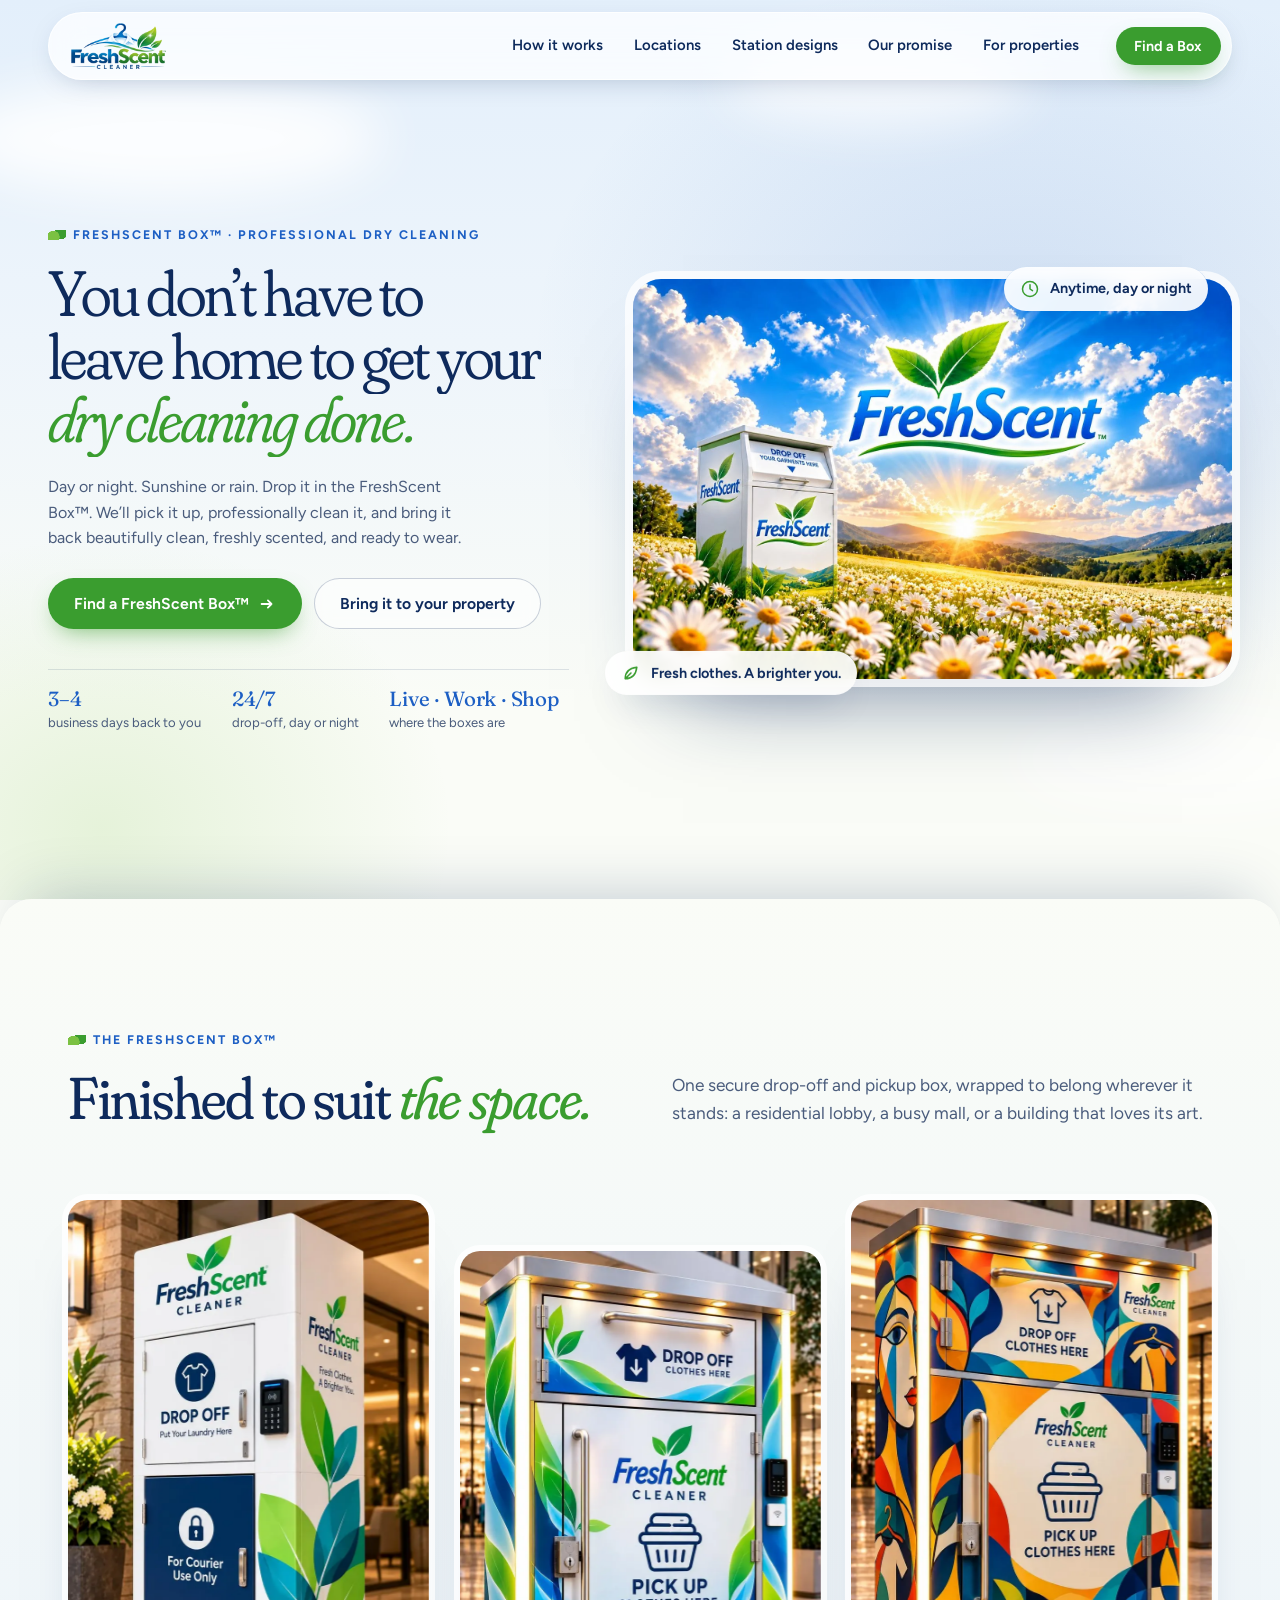
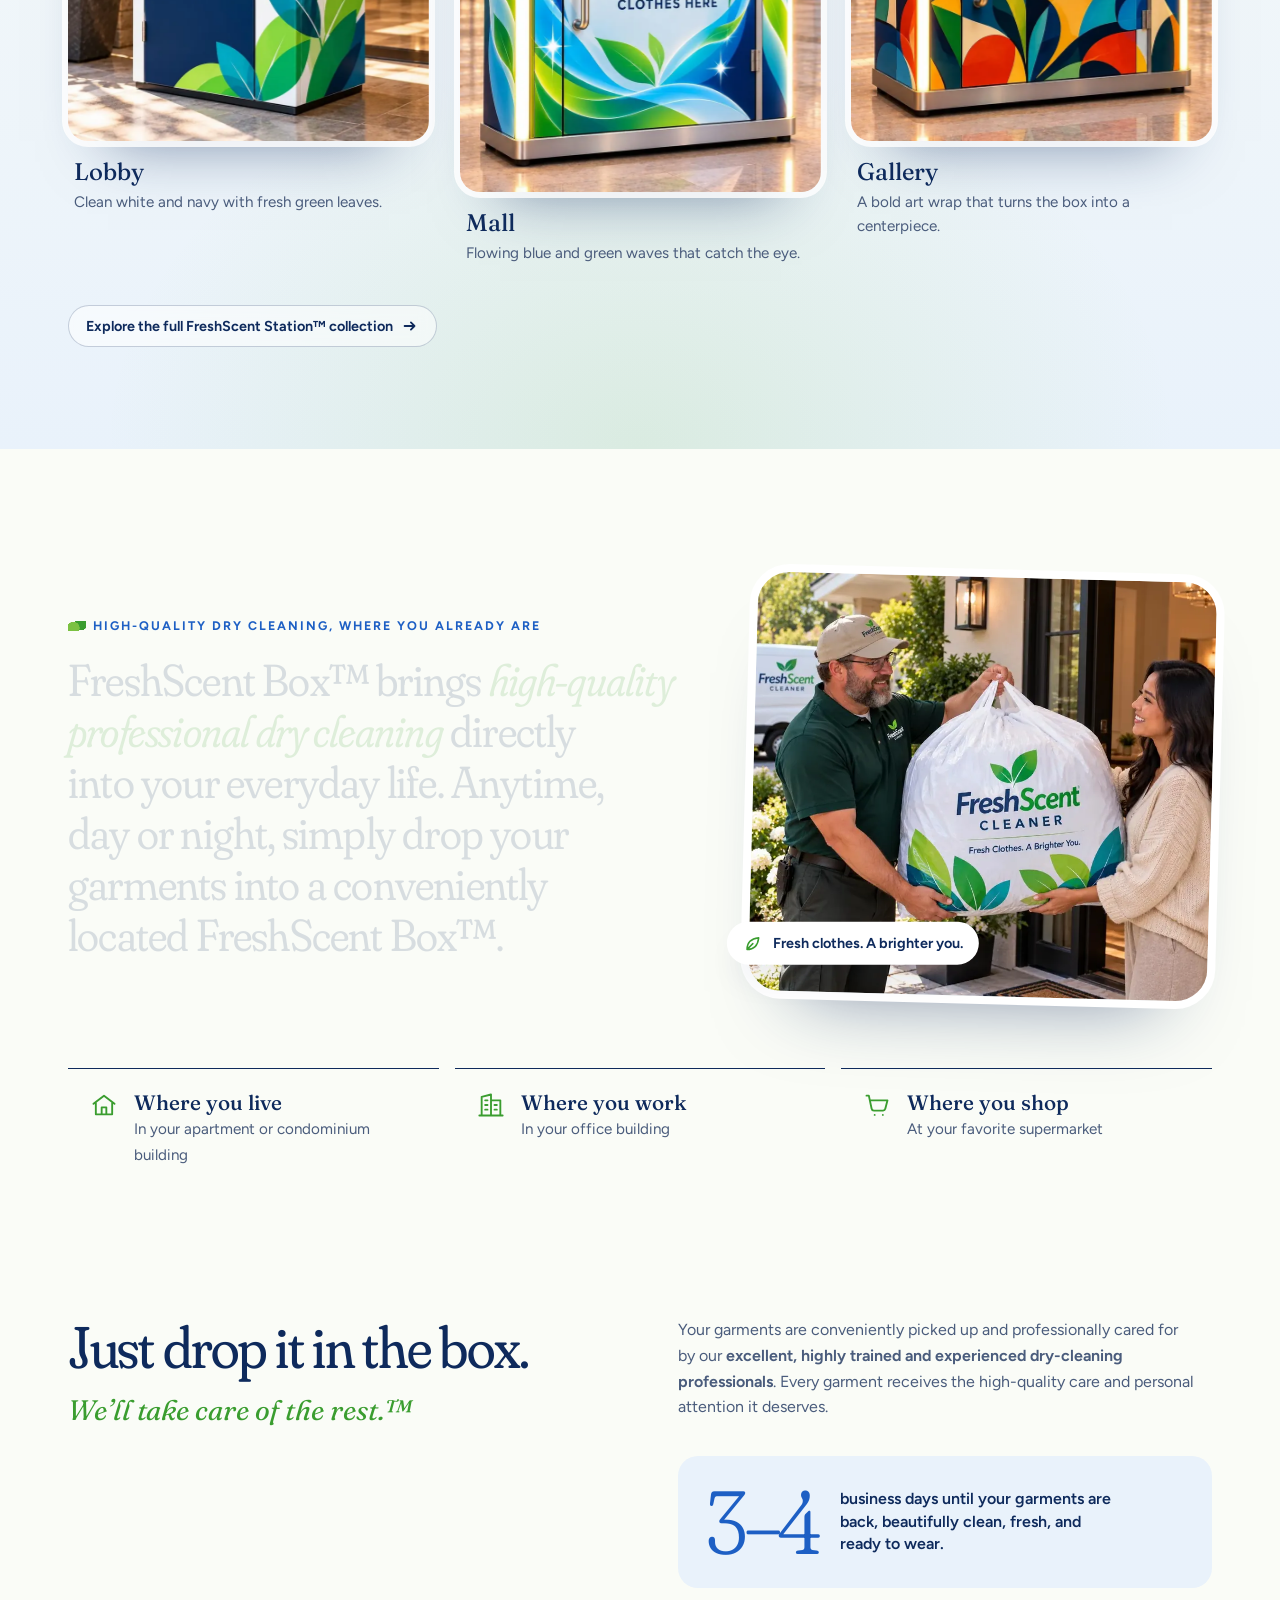
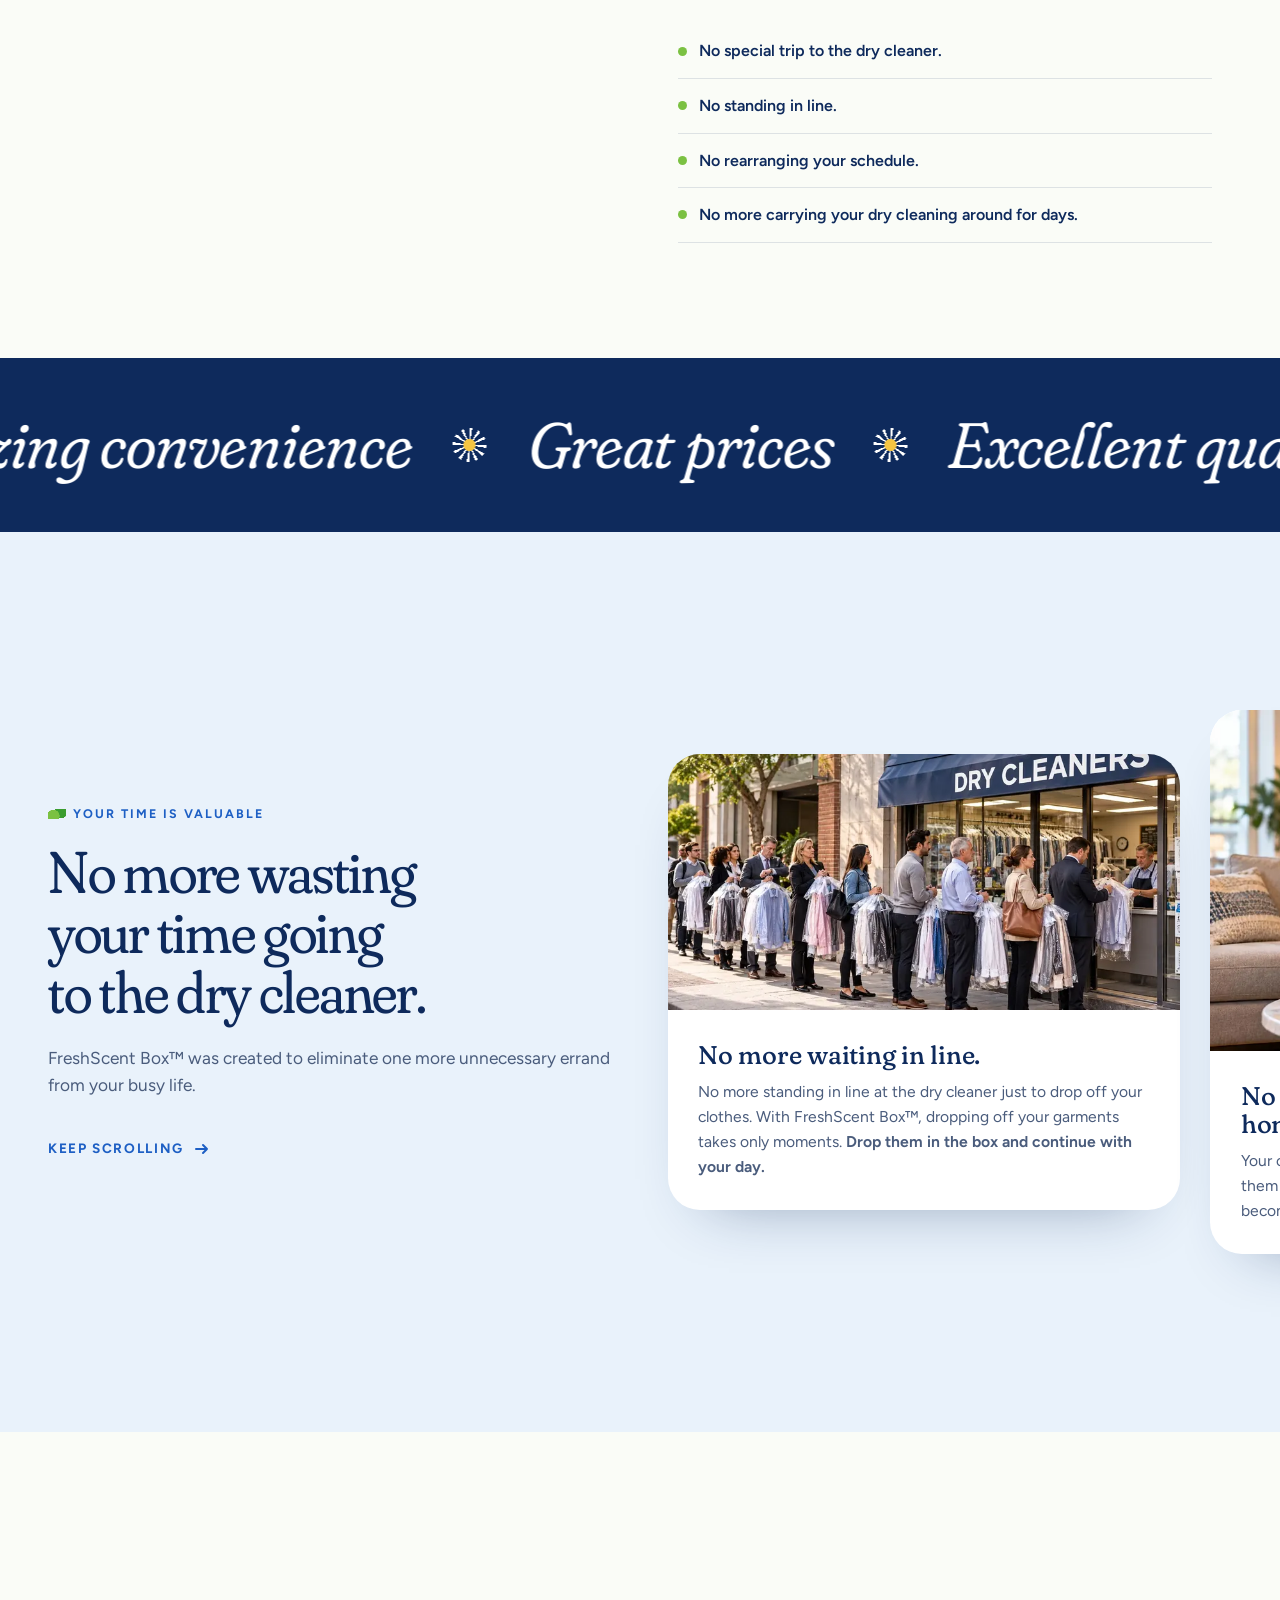
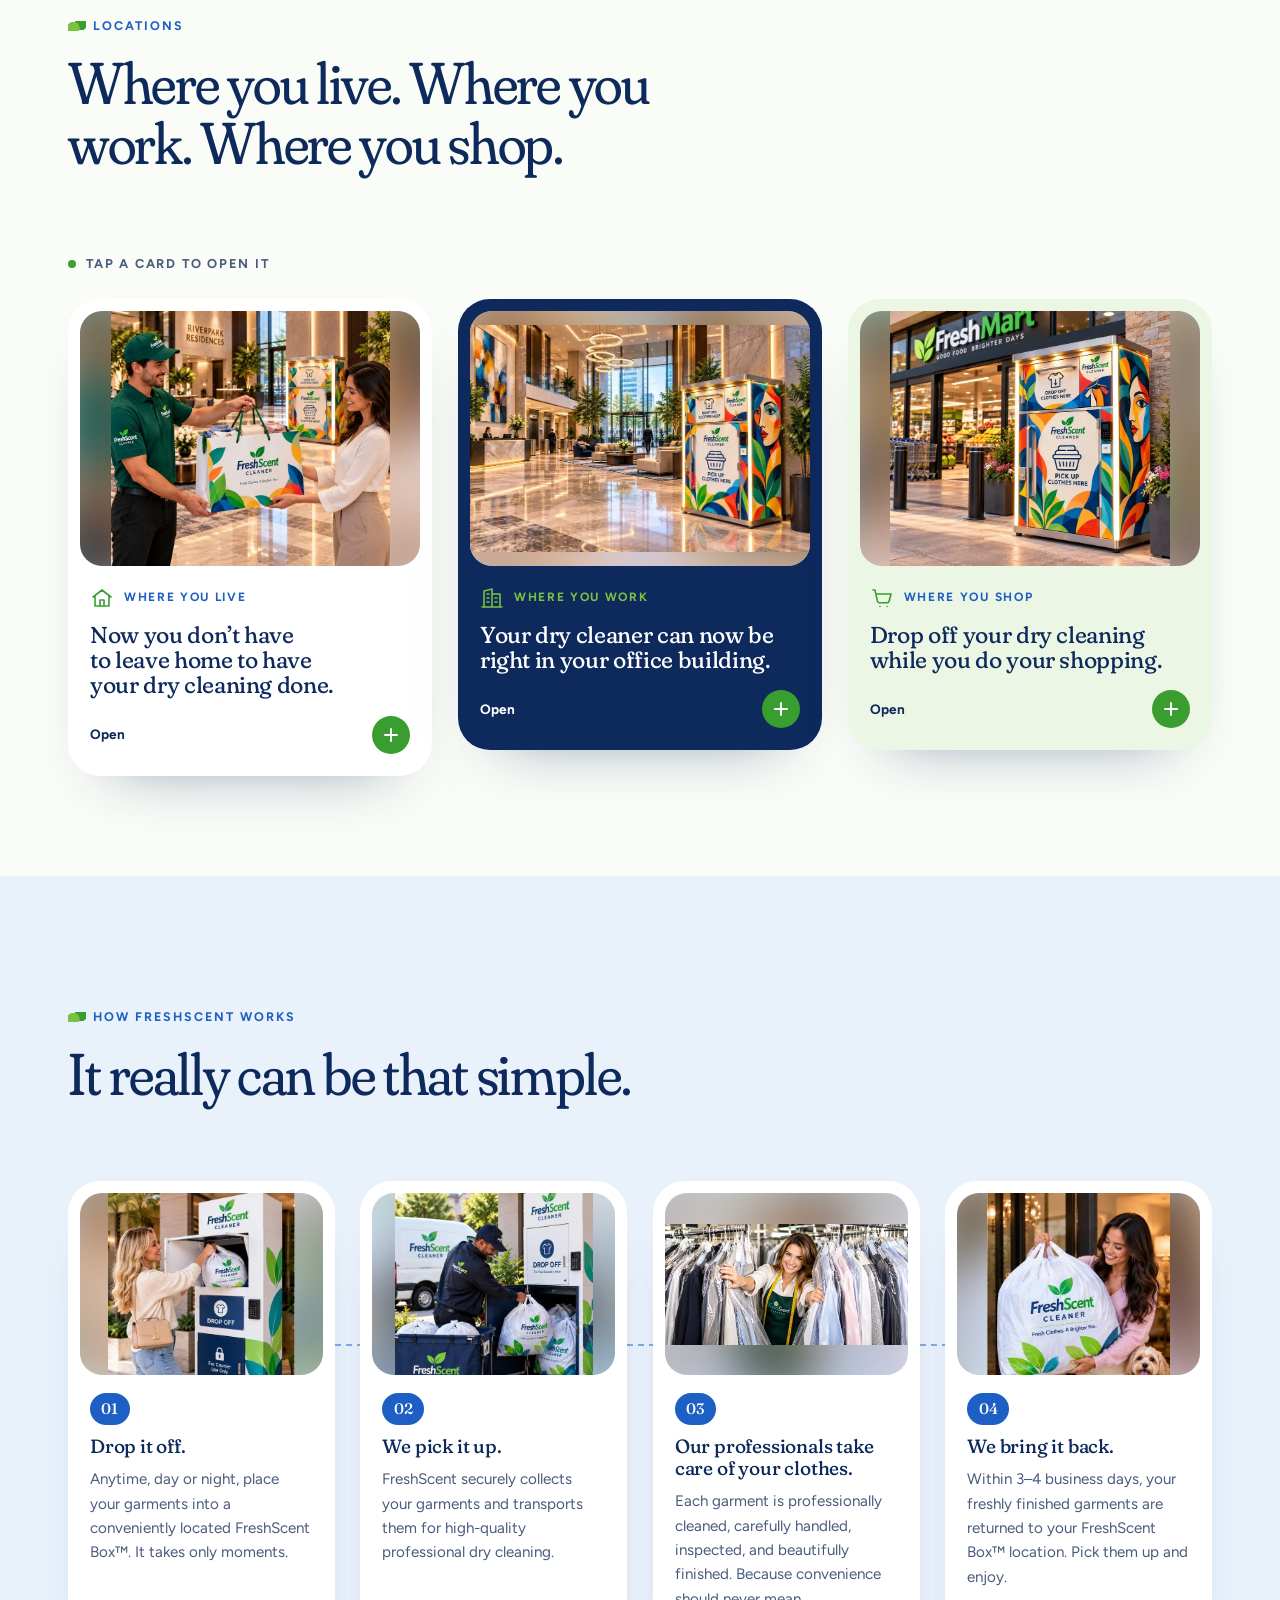
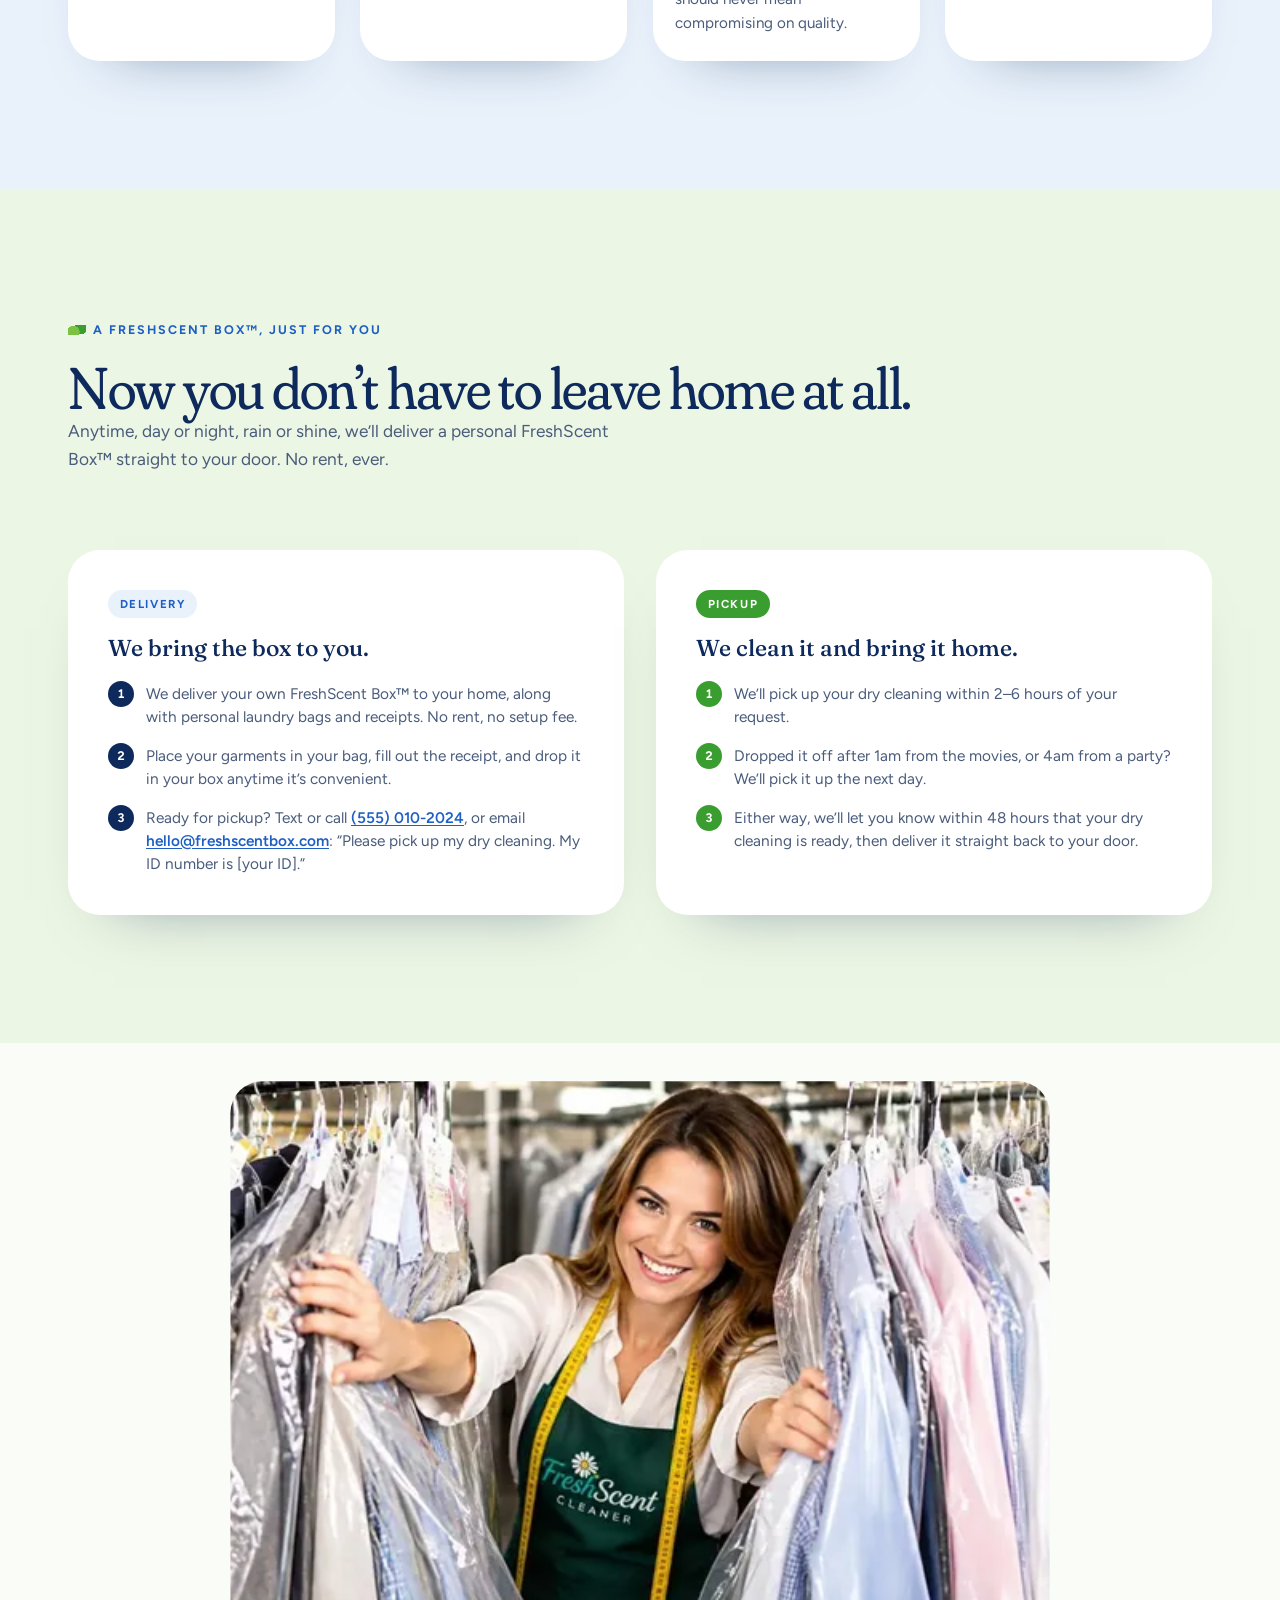
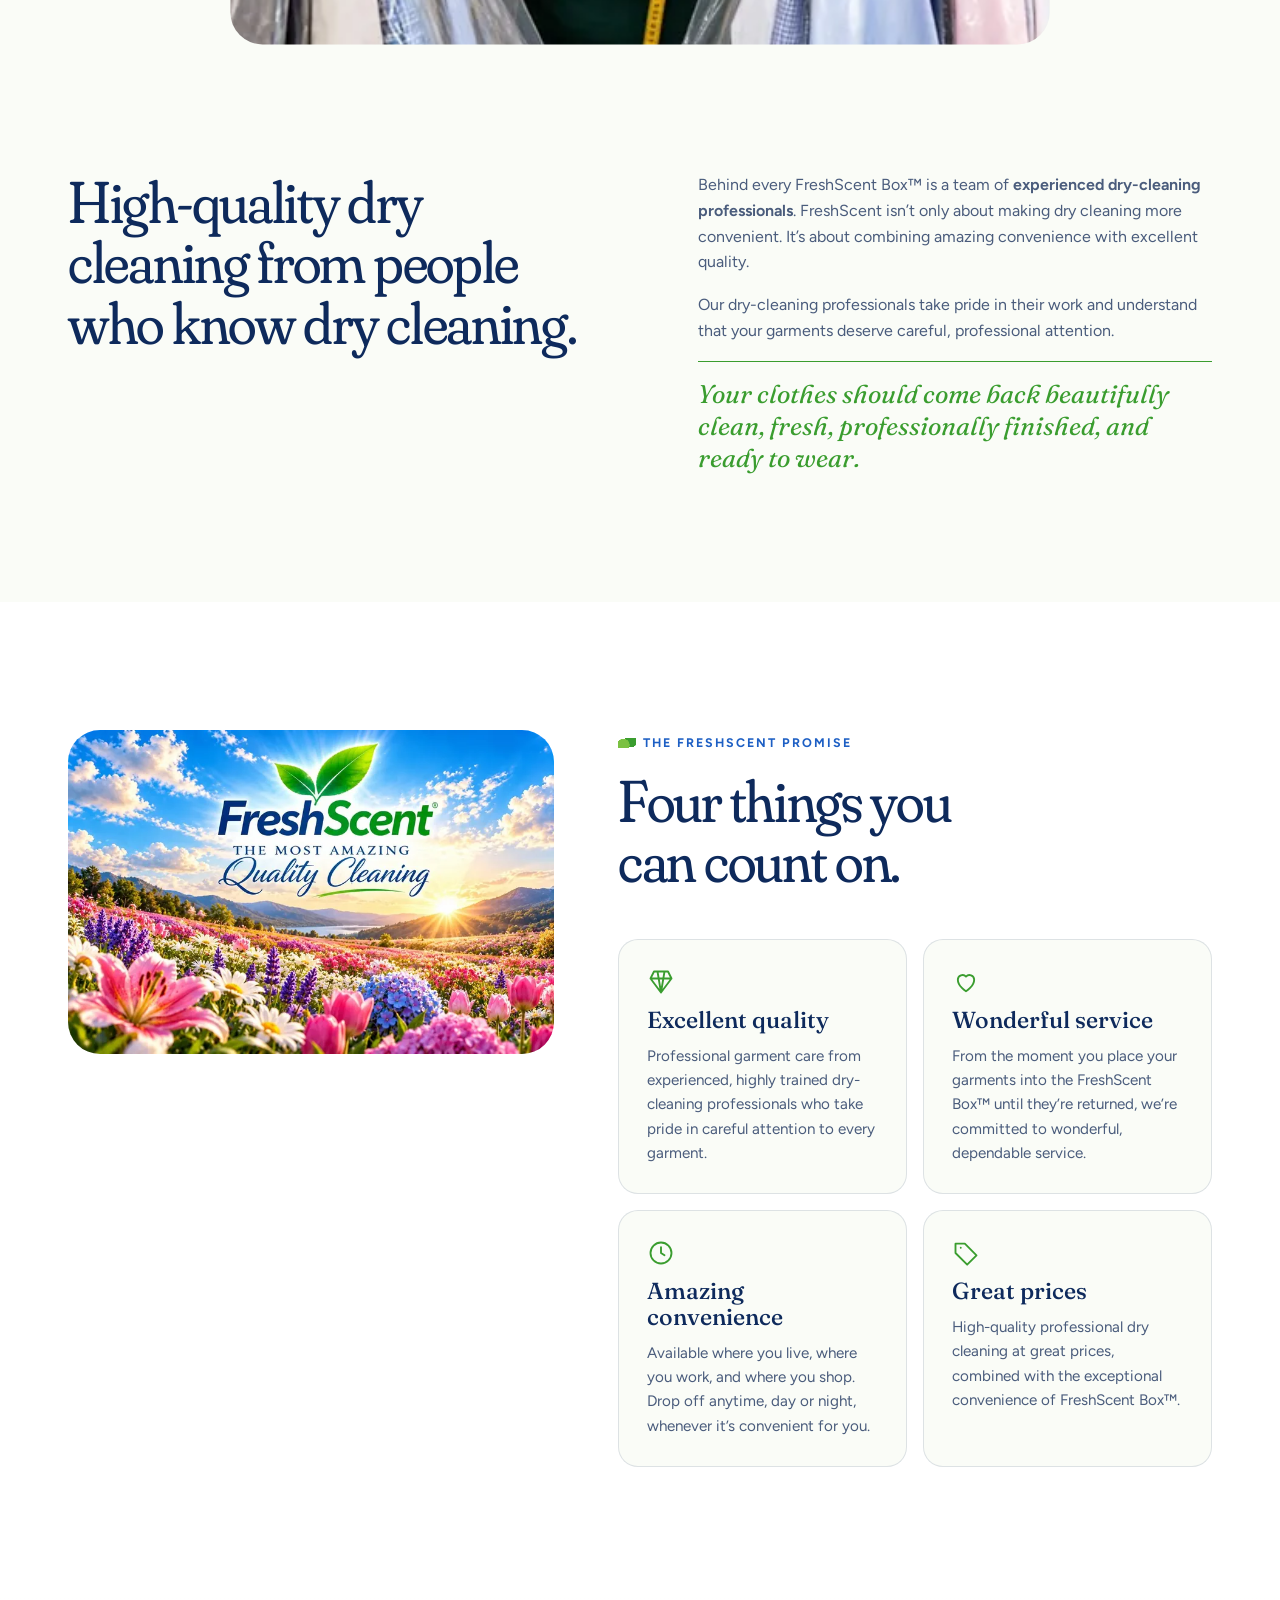
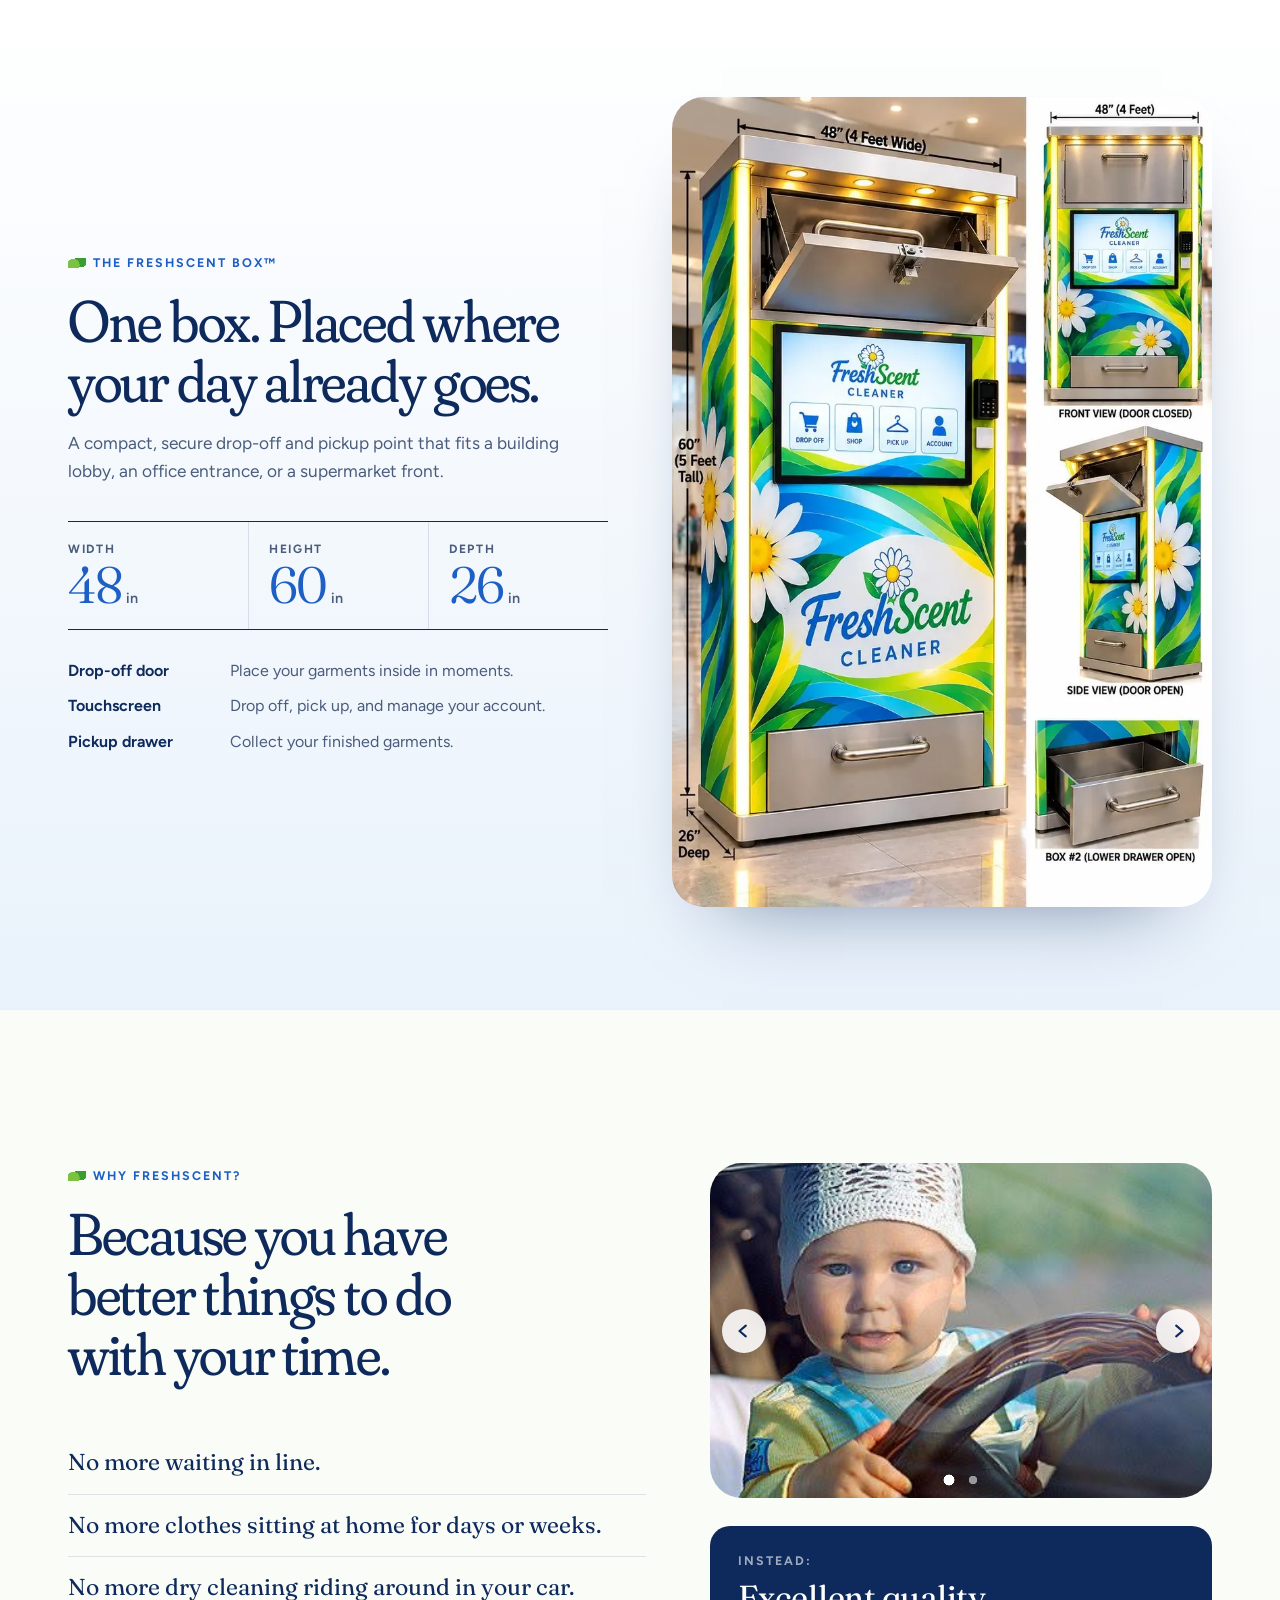
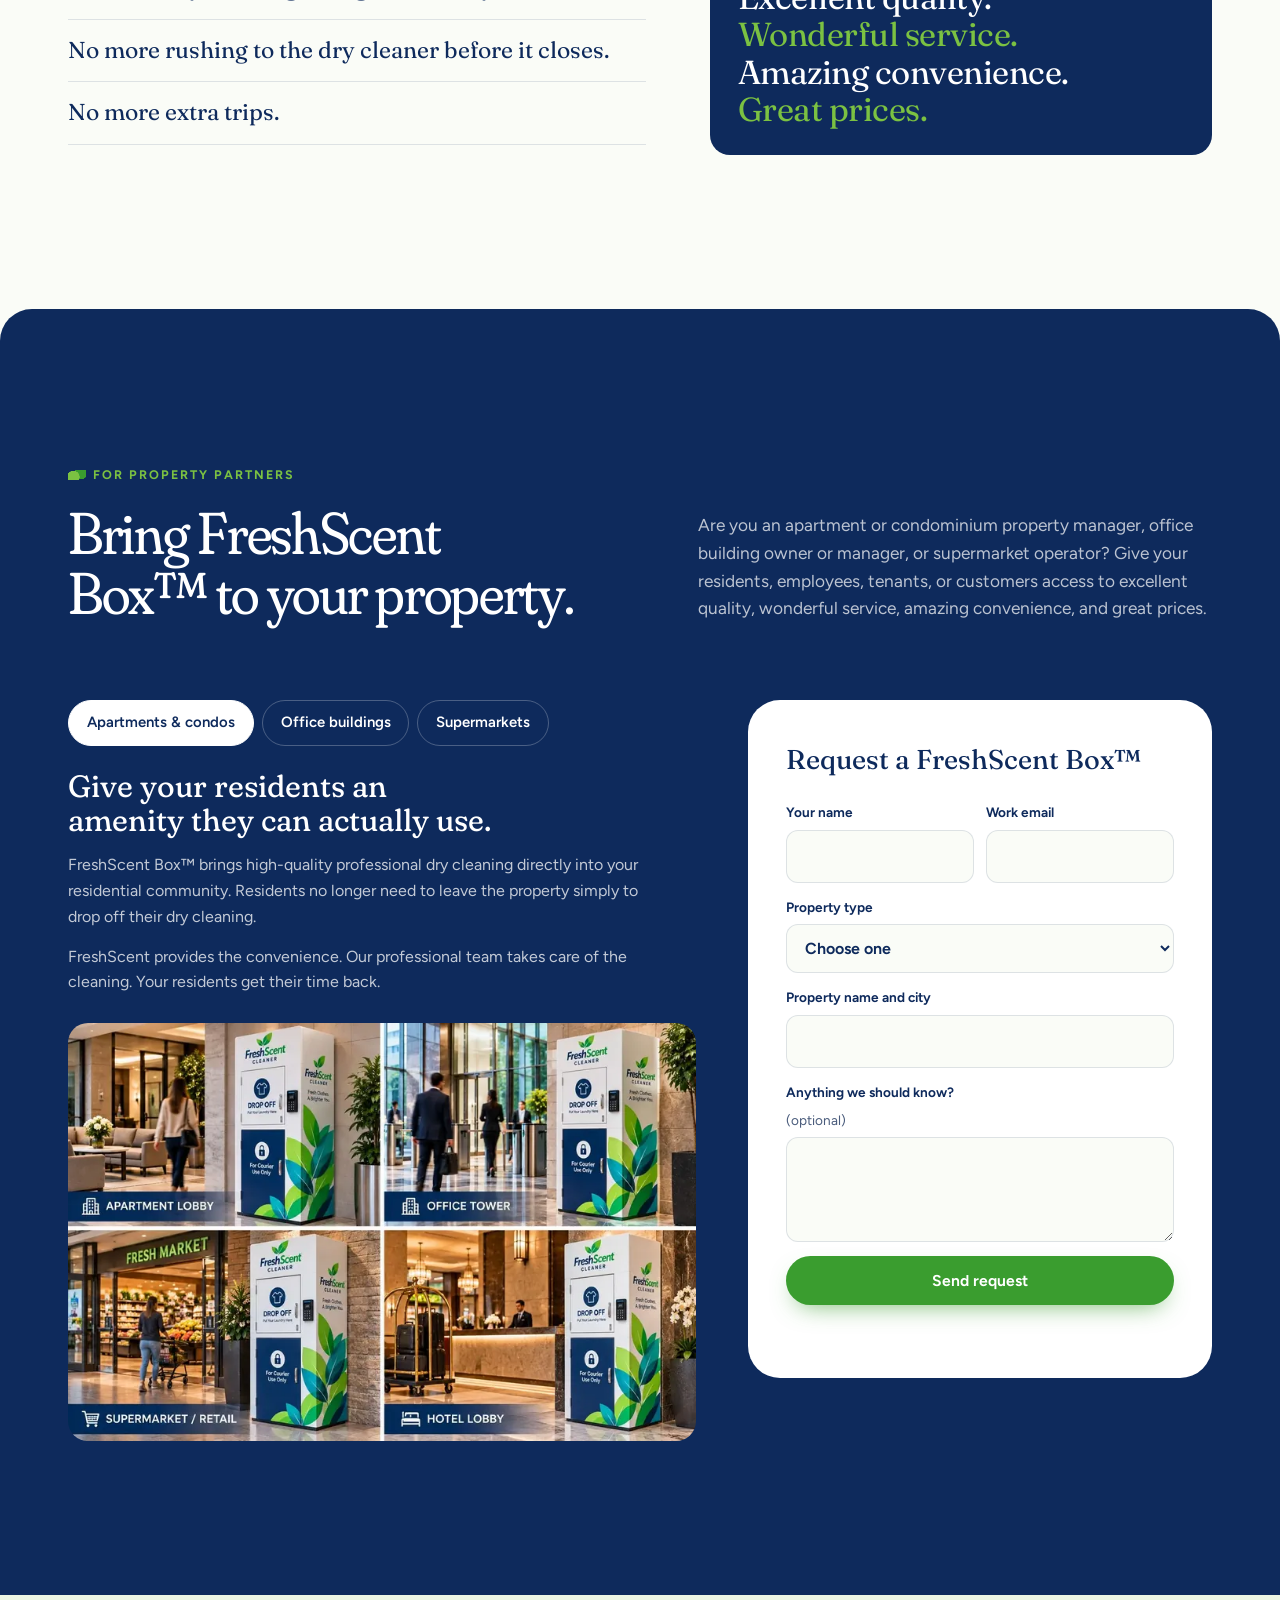
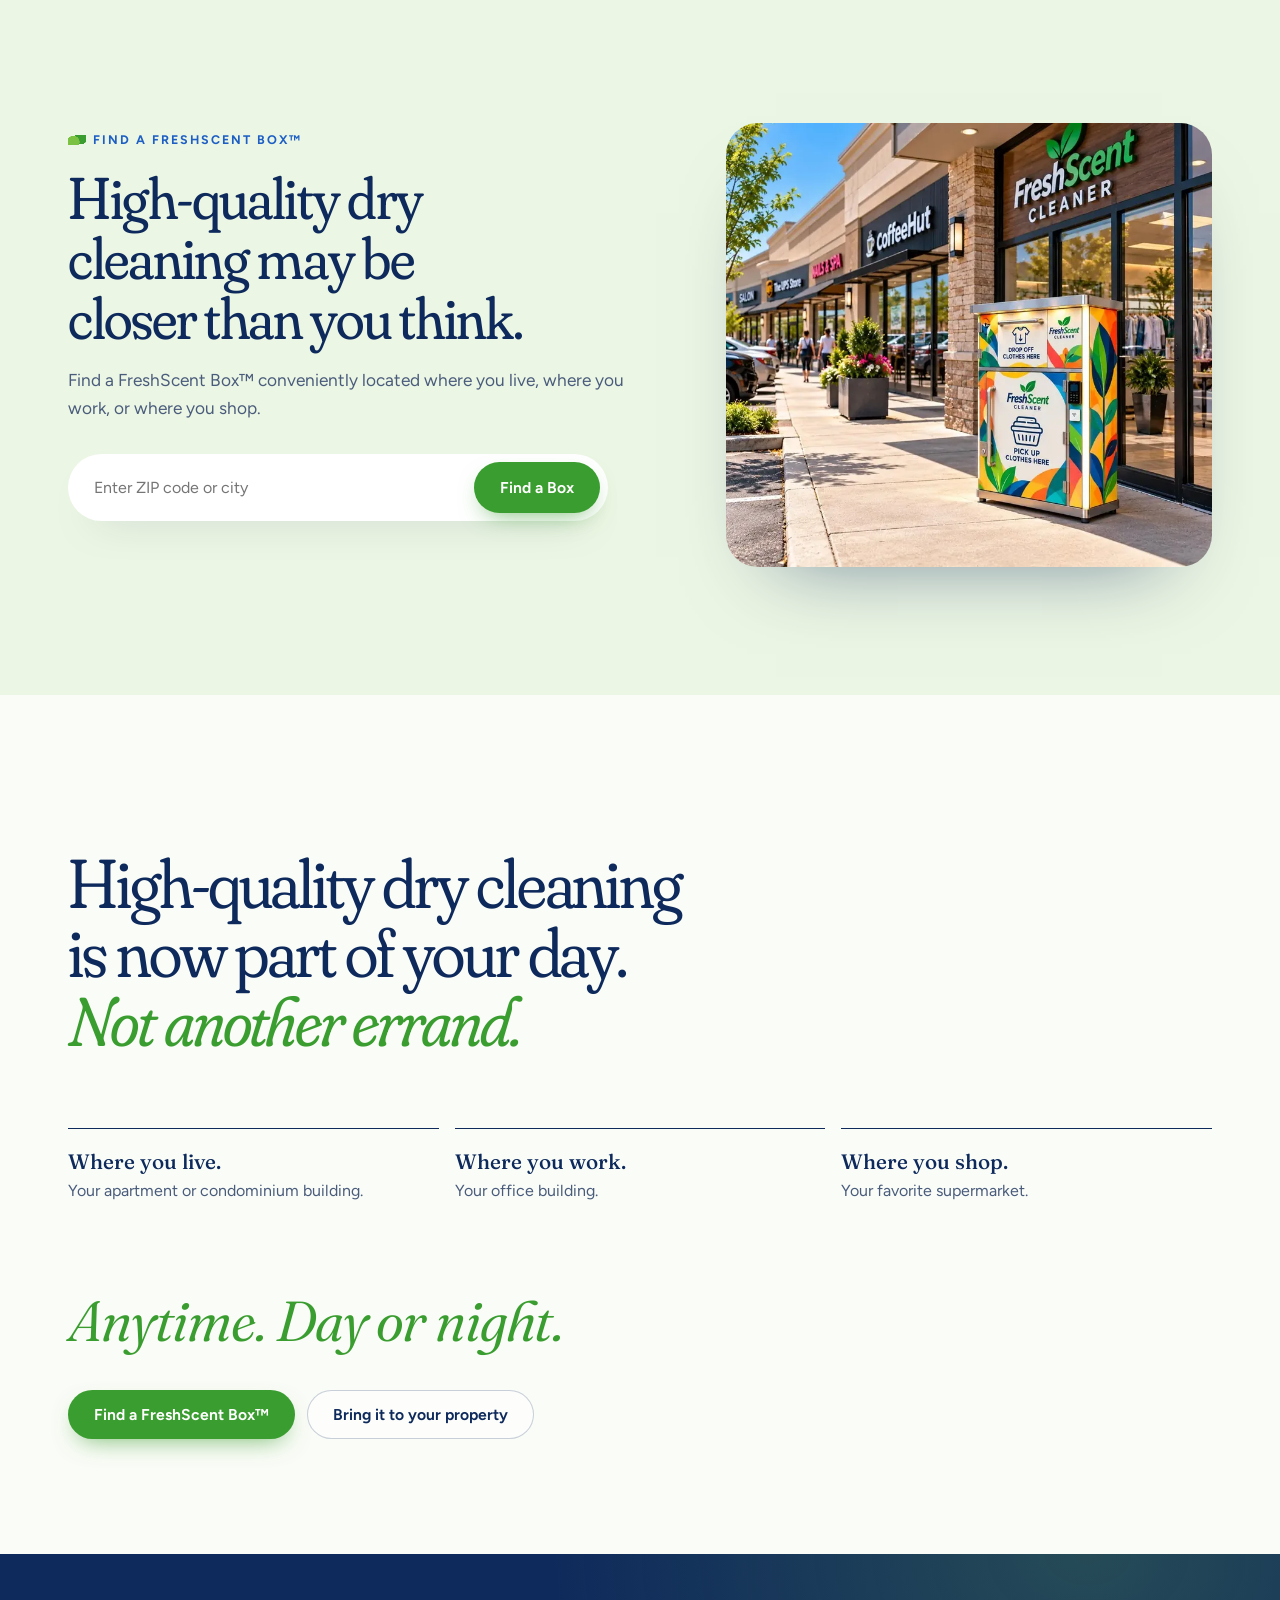
<file: index.html>
<!DOCTYPE html>
<html lang="en">
<head>
<meta charset="utf-8">
<meta name="viewport" content="width=device-width, initial-scale=1, viewport-fit=cover">

<!-- ============ SEO SETTINGS (edit here) ============
     Title: keep under ~60 characters. Description: keep under ~160.
     If the live domain changes, update every https://freshscentbox.com below,
     plus the same URLs in station.html, sitemap.xml and robots.txt. -->
<title>Dry Cleaning Drop-Off Box, Open 24/7 | FreshScent Box™</title>
<meta name="description" content="Professional dry cleaning where you live, work and shop. Drop your garments in a FreshScent Box™ anytime, day or night. Back in 3–4 business days.">
<link rel="canonical" href="https://freshscentbox.com/">
<meta name="robots" content="index, follow, max-image-preview:large">
<!-- Google Search Console (only if not verifying by DNS): paste the content value from Search Console
<meta name="google-site-verification" content="PASTE-CODE-HERE"> -->

<!-- Social sharing (Facebook, LinkedIn, WhatsApp, X) -->
<meta property="og:type" content="website">
<meta property="og:site_name" content="FreshScent Box™">
<meta property="og:locale" content="en_US">
<meta property="og:url" content="https://freshscentbox.com/">
<meta property="og:title" content="FreshScent Box™ — Just drop it in the box.">
<meta property="og:description" content="High-quality professional dry cleaning where you live, where you work, and where you shop. Anytime, day or night.">
<meta property="og:image" content="https://freshscentbox.com/assets/img/og-home.jpg">
<meta property="og:image:width" content="1200">
<meta property="og:image:height" content="630">
<meta property="og:image:alt" content="A FreshScent drop-off box in a sunny meadow of daisies">
<meta name="twitter:card" content="summary_large_image">
<meta name="twitter:title" content="FreshScent Box™ — Just drop it in the box.">
<meta name="twitter:description" content="High-quality professional dry cleaning where you live, where you work, and where you shop. Anytime, day or night.">
<meta name="twitter:image" content="https://freshscentbox.com/assets/img/og-home.jpg">

<!-- Structured data (schema.org) -->
<script type="application/ld+json">
{
  "@context": "https://schema.org",
  "@graph": [
    {
      "@type": "Organization",
      "@id": "https://freshscentbox.com/#organization",
      "name": "FreshScent Box",
      "alternateName": "FreshScent Cleaner",
      "url": "https://freshscentbox.com/",
      "logo": { "@type": "ImageObject", "url": "https://freshscentbox.com/assets/img/logo.png", "width": 720, "height": 350 },
      "image": "https://freshscentbox.com/assets/img/og-home.jpg",
      "email": "hello@freshscentbox.com",
      "slogan": "Drop it off. We’ll take care of the rest.",
      "description": "FreshScent Box brings high-quality professional dry cleaning into apartment and condominium buildings, office buildings and supermarkets through secure 24/7 drop-off and pickup boxes."
    },
    {
      "@type": "WebSite",
      "@id": "https://freshscentbox.com/#website",
      "url": "https://freshscentbox.com/",
      "name": "FreshScent Box",
      "inLanguage": "en-US",
      "publisher": { "@id": "https://freshscentbox.com/#organization" }
    },
    {
      "@type": "WebPage",
      "@id": "https://freshscentbox.com/#webpage",
      "url": "https://freshscentbox.com/",
      "name": "Dry Cleaning Drop-Off Box, Open 24/7 | FreshScent Box™",
      "description": "Professional dry cleaning where you live, work and shop. Drop your garments in a FreshScent Box™ anytime, day or night. Back in 3–4 business days.",
      "isPartOf": { "@id": "https://freshscentbox.com/#website" },
      "about": { "@id": "https://freshscentbox.com/#service" },
      "primaryImageOfPage": { "@type": "ImageObject", "url": "https://freshscentbox.com/assets/img/hero.webp", "width": 1536, "height": 1024 },
      "inLanguage": "en-US"
    },
    {
      "@type": "Service",
      "@id": "https://freshscentbox.com/#service",
      "name": "FreshScent Box™ dry cleaning drop-off and pickup",
      "serviceType": "Dry cleaning",
      "provider": { "@id": "https://freshscentbox.com/#organization" },
      "description": "Drop garments into a FreshScent Box™ in your apartment building, office building or supermarket anytime, day or night. FreshScent picks them up, professionally cleans and finishes them, and returns them to the same box within 3–4 business days.",
      "hoursAvailable": { "@type": "OpeningHoursSpecification", "dayOfWeek": ["Monday","Tuesday","Wednesday","Thursday","Friday","Saturday","Sunday"], "opens": "00:00", "closes": "23:59" }
    }
  ]
}
</script>
<!-- ============ /SEO SETTINGS ============ -->

<meta name="theme-color" content="#0E2A5C">
<link rel="icon" href="/favicon.ico" sizes="48x48">
<link rel="icon" href="assets/img/favicon-32.png" type="image/png" sizes="32x32">
<link rel="apple-touch-icon" href="assets/img/apple-touch-icon.png">
<link rel="manifest" href="/site.webmanifest">
<link rel="preload" as="font" type="font/woff2" href="assets/fonts/fraunces.woff2" crossorigin>
<link rel="preload" as="font" type="font/woff2" href="assets/fonts/figtree.woff2" crossorigin>
<link rel="preload" as="image" href="assets/img/hero.webp" imagesrcset="assets/img/hero-800.webp 800w, assets/img/hero.webp 1536w" imagesizes="(max-width: 900px) 100vw, 55vw" fetchpriority="high">
<link rel="stylesheet" href="css/style.css">
<script src="js/analytics.js" defer></script>
</head>
<body class="is-loading">

<a class="skip" href="#about">Skip to content</a>

<!-- ============ NAV ============ -->
<header class="nav" id="nav">
  <div class="nav__bar">
    <a class="nav__logo" href="#top" aria-label="FreshScent home"><img src="assets/img/logo.webp" alt="FreshScent Cleaner" width="300" height="146"></a>
    <nav class="nav__links" aria-label="Primary">
      <a href="#how">How it works</a>
      <a href="#where">Locations</a>
      <a href="/station">Station designs</a>
      <a href="#promise">Our promise</a>
      <a href="#properties">For properties</a>
    </nav>
    <a class="btn btn--leaf btn--sm nav__cta" href="#find">Find a Box</a>
    <button class="nav__burger" id="burger" aria-expanded="false" aria-controls="menu" aria-label="Open menu"><span></span><span></span></button>
  </div>
  <div class="menu" id="menu" hidden>
    <a href="#how">How it works</a>
    <a href="#where">Locations</a>
    <a href="/station">Station designs</a>
    <a href="#promise">Our promise</a>
    <a href="#properties">For properties</a>
    <a href="#find" class="btn btn--leaf">Find a FreshScent Box™</a>
  </div>
</header>

<main id="top">

<!-- ============ HERO ============ -->
<section class="hero" id="hero">
  <div class="hero__sky" aria-hidden="true"><i class="puff puff--1"></i><i class="puff puff--2"></i><i class="puff puff--3"></i></div>
  <div class="wrap hero__grid">
    <div class="hero__copy">
      <p class="eyebrow" data-hero>FreshScent Box™ · Professional dry cleaning</p>
      <h1 class="hero__title">
        <span class="line"><span>You don’t have to</span></span>
        <span class="line"><span>leave home to get your</span></span>
        <span class="line"><span><em>dry cleaning done.</em></span></span>
      </h1>
      <p class="hero__sub" data-hero>Day or night. Sunshine or rain. Drop it in the FreshScent Box™. We’ll pick it up, professionally clean it, and bring it back beautifully clean, freshly scented, and ready to wear.</p>
      <div class="hero__ctas" data-hero>
        <a class="btn btn--leaf" href="#find">Find a FreshScent Box™ <svg viewBox="0 0 20 20" aria-hidden="true"><path d="M4 10h11m-4-4 4 4-4 4"/></svg></a>
        <a class="btn btn--ghost" href="#properties">Bring it to your property</a>
      </div>
      <ul class="hero__facts" data-hero>
        <li><b>3–4</b><span>business days back to you</span></li>
        <li><b>24/7</b><span>drop-off, day or night</span></li>
        <li><b>Live · Work · Shop</b><span>where the boxes are</span></li>
      </ul>
    </div>
    <div class="hero__visual">
      <div class="hero__frame" id="heroFrame">
        <img src="assets/img/hero.webp" srcset="assets/img/hero-800.webp 800w, assets/img/hero.webp 1536w" sizes="(max-width: 900px) 100vw, 55vw" alt="A FreshScent drop-off box in a sunny meadow of daisies, with FreshScent written in clouds above" width="1536" height="1024" fetchpriority="high">
      </div>
      <p class="chip chip--a" data-chip><svg viewBox="0 0 24 24" aria-hidden="true"><path d="M5 19c0-8 5-13 14-14-1 9-6 14-14 14Zm0 0 7-7"/></svg>Fresh clothes. A brighter you.</p>
      <p class="chip chip--b" data-chip><svg viewBox="0 0 24 24" aria-hidden="true"><circle cx="12" cy="12" r="9"/><path d="M12 7v5l3 2"/></svg>Anytime, day or night</p>
    </div>
  </div>
</section>

<!-- intro: 3s film that flies into the hero frame -->
<div class="intro" id="intro" hidden aria-hidden="true">
  <div class="intro__ambient"></div>
  <div class="intro__media" id="introMedia"><video id="introVideo" muted playsinline preload="auto" poster="assets/img/hero.webp"><source src="assets/video/intro.webm" type="video/webm"><source src="assets/video/intro.mp4" type="video/mp4"></video></div>
  <p class="intro__tag" id="introTag">Fresh clothes. A brighter you.</p>
</div>

<!-- ============ FINISHES ============ -->
<section class="finishes" id="finishes">
  <div class="wrap">
    <header class="finishes__head">
      <div>
        <p class="eyebrow">The FreshScent Box™</p>
        <h2 class="h-display" data-reveal>Finished to suit <em>the space.</em></h2>
      </div>
      <p class="lead" data-reveal>One secure drop-off and pickup box, wrapped to belong wherever it stands: a residential lobby, a busy mall, or a building that loves its art.</p>
    </header>
    <div class="wraps__row" id="wraps">
      <figure class="tilt">
        <div class="tilt__img"><img src="assets/img/box-navy.webp" srcset="assets/img/box-navy-800.webp 800w, assets/img/box-navy.webp 1024w" sizes="(max-width: 700px) 100vw, 33vw" width="1024" height="1536" alt="FreshScent Box in a navy and leaf finish" loading="lazy"></div>
        <figcaption><b>Lobby</b><span>Clean white and navy with fresh green leaves.</span></figcaption>
      </figure>
      <figure class="tilt">
        <div class="tilt__img"><img src="assets/img/box-wave.webp" srcset="assets/img/box-wave-800.webp 800w, assets/img/box-wave.webp 1024w" sizes="(max-width: 700px) 100vw, 33vw" width="1024" height="1536" alt="FreshScent Box in a blue and green wave finish" loading="lazy"></div>
        <figcaption><b>Mall</b><span>Flowing blue and green waves that catch the eye.</span></figcaption>
      </figure>
      <figure class="tilt">
        <div class="tilt__img"><img src="assets/img/box-mosaic.webp" srcset="assets/img/box-mosaic-800.webp 800w, assets/img/box-mosaic.webp 1024w" sizes="(max-width: 700px) 100vw, 33vw" width="1024" height="1536" alt="FreshScent Box in a colorful mosaic art finish" loading="lazy"></div>
        <figcaption><b>Gallery</b><span>A bold art wrap that turns the box into a centerpiece.</span></figcaption>
      </figure>
    </div>
    <a class="btn btn--ghost btn--sm finishes__more" href="/station">Explore the full FreshScent Station™ collection <svg viewBox="0 0 20 20" aria-hidden="true"><path d="M4 10h11m-4-4 4 4-4 4"/></svg></a>
  </div>
</section>

<!-- ============ ABOUT / STATEMENT ============ -->
<section class="about" id="about">
  <div class="wrap">
    <div class="about__intro">
      <div>
        <p class="eyebrow">High-quality dry cleaning, where you already are</p>
        <p class="statement" id="statement">FreshScent Box™ brings <em>high-quality professional dry cleaning</em> directly into your everyday life. Anytime, day or night, simply drop your garments into a conveniently located FreshScent&nbsp;Box™.</p>
      </div>
      <figure class="about__img" data-reveal>
        <img src="assets/img/courier.webp" srcset="assets/img/courier-800.webp 800w, assets/img/courier.webp 1312w" sizes="(max-width: 900px) 100vw, 50vw" alt="A FreshScent courier handing a customer her freshly cleaned garments in a FreshScent bag" width="1312" height="1199" loading="lazy">
        <figcaption><svg viewBox="0 0 24 24" aria-hidden="true"><path d="M5 19c0-8 5-13 14-14-1 9-6 14-14 14Zm0 0 7-7"/></svg>Fresh clothes. A brighter you.</figcaption>
      </figure>
    </div>

    <ul class="places" data-stagger>
      <li><svg viewBox="0 0 24 24" aria-hidden="true"><path d="M3 11 12 4l9 7M5 10v10h14V10M10 20v-6h4v6"/></svg><div><strong>Where you live</strong><span>In your apartment or condominium building</span></div></li>
      <li><svg viewBox="0 0 24 24" aria-hidden="true"><path d="M4 21V5l8-2v18M12 8h8v13M7 8h2M7 12h2M7 16h2M15 12h2M15 16h2M2 21h20"/></svg><div><strong>Where you work</strong><span>In your office building</span></div></li>
      <li><svg viewBox="0 0 24 24" aria-hidden="true"><path d="M3 4h2l2.4 11.2a2 2 0 0 0 2 1.6h7.7a2 2 0 0 0 2-1.5L21 8H6.2M10 20.5h.01M17 20.5h.01"/></svg><div><strong>Where you shop</strong><span>At your favorite supermarket</span></div></li>
    </ul>

    <div class="drop">
      <div class="drop__head">
        <h2 class="h-display" data-reveal>Just drop it in the box.</h2>
        <p class="drop__tm" data-reveal>We’ll take care of the rest.™</p>
      </div>
      <div class="drop__body">
        <p data-reveal>Your garments are conveniently picked up and professionally cared for by our <strong>excellent, highly trained and experienced dry-cleaning professionals</strong>. Every garment receives the high-quality care and personal attention it deserves.</p>
        <div class="days" data-reveal>
          <span class="days__num">3–4</span>
          <span class="days__label">business days until your garments are back, beautifully clean, fresh, and ready to wear.</span>
        </div>
        <ul class="nolist" data-stagger>
          <li>No special trip to the dry cleaner.</li>
          <li>No standing in line.</li>
          <li>No rearranging your schedule.</li>
          <li>No more carrying your dry cleaning around for days.</li>
        </ul>
      </div>
    </div>
  </div>
</section>

<!-- ============ MARQUEE ============ -->
<div class="marquee">
  <p class="sr">Excellent quality. Wonderful service. Amazing convenience. Great prices.</p>
  <div class="marquee__track" id="marquee" aria-hidden="true">
    <span>Excellent quality</span><i></i><span>Wonderful service</span><i></i><span>Amazing convenience</span><i></i><span>Great prices</span><i></i>
    <span>Excellent quality</span><i></i><span>Wonderful service</span><i></i><span>Amazing convenience</span><i></i><span>Great prices</span><i></i>
  </div>
</div>

<!-- ============ PROBLEM (HORIZONTAL) ============ -->
<section class="problem" id="problem">
  <div class="problem__pin">
    <div class="problem__track" id="problemTrack">
      <div class="panel panel--intro">
        <p class="eyebrow">Your time is valuable</p>
        <h2 class="h-display">No more wasting your time going to the dry cleaner.</h2>
        <p class="lead">FreshScent Box™ was created to eliminate one more unnecessary errand from your busy life.</p>
        <p class="panel__hint" aria-hidden="true">Keep scrolling <svg viewBox="0 0 20 20"><path d="M4 10h11m-4-4 4 4-4 4"/></svg></p>
      </div>

      <article class="panel panel--img">
        <figure><img src="assets/img/line.webp" srcset="assets/img/line-800.webp 800w, assets/img/line.webp 1774w" sizes="(max-width: 900px) 100vw, 50vw" width="1774" height="887" alt="A long line of people holding dry cleaning outside a dry cleaner" loading="lazy"></figure>
        <div class="panel__txt">
          <h3>No more waiting in line.</h3>
          <p>No more standing in line at the dry cleaner just to drop off your clothes. With FreshScent Box™, dropping off your garments takes only moments. <strong>Drop them in the box and continue with your day.</strong></p>
        </div>
      </article>

      <article class="panel panel--img">
        <figure><img src="assets/img/home.webp" srcset="assets/img/home-800.webp 800w, assets/img/home.webp 1536w" sizes="(max-width: 900px) 100vw, 50vw" width="1536" height="1024" alt="A man on his sofa thinking about the dry cleaning he still hasn’t dropped off" loading="lazy"></figure>
        <div class="panel__txt">
          <h3>No more clothes sitting at home for days or weeks.</h3>
          <p>Your clothes need to go to the dry cleaner. You plan to take them tomorrow. Tomorrow becomes another day. Another day becomes another week.</p>
        </div>
      </article>

      <article class="panel panel--img">
        <figure><img src="assets/img/baby.jpeg" width="400" height="346" alt="A baby sitting in a car, hands on the steering wheel" loading="lazy"></figure>
        <div class="panel__txt">
          <h3>No more driving around with your dry cleaning in the car.</h3>
          <p>You plan to stop at the dry cleaner. Then your day gets busy. So your clothes stay in your car. Sometimes for days.</p>
        </div>
      </article>

      <div class="panel panel--answer">
        <p class="eyebrow eyebrow--light">FreshScent changes that</p>
        <h2 class="h-display">The dry cleaner is now where you already are.</h2>
        <p>When a FreshScent Box™ is located right inside your building, you can drop off your garments whenever it works for you. Morning or evening. Before work or after work. Weekday or weekend.</p>
        <p class="panel__strong">Anytime, day or night.</p>
      </div>
    </div>
  </div>
</section>

<!-- ============ WHERE (OPENING CARDS) ============ -->
<section class="where" id="where">
  <div class="wrap">
    <header class="sec-head">
      <p class="eyebrow">Locations</p>
      <h2 class="h-display" data-reveal>Where you live. Where you work. Where&nbsp;you&nbsp;shop.</h2>
    </header>

    <p class="acc__hint" aria-hidden="true"><span></span>Tap a card to open it</p>
    <div class="acc" id="acc">
      <article class="acard acard--live">
        <h3 class="acard__h"><button class="acard__btn" type="button" aria-expanded="false" aria-controls="acc-live">
          <span class="acard__media"><img class="acard__blur" src="assets/img/live.webp" srcset="assets/img/live-800.webp 800w, assets/img/live.webp 1312w" sizes="(max-width: 900px) 100vw, 33vw" width="1312" height="1199" alt="" loading="lazy"><img class="acard__pic" src="assets/img/live.webp" srcset="assets/img/live-800.webp 800w, assets/img/live.webp 1312w" sizes="(max-width: 900px) 100vw, 33vw" width="1312" height="1199" alt="A FreshScent courier handing a resident her cleaned garments in an apartment building lobby" loading="lazy"></span>
          <span class="acard__kicker"><svg viewBox="0 0 24 24" aria-hidden="true"><path d="M3 11 12 4l9 7M5 10v10h14V10M10 20v-6h4v6"/></svg>Where you live</span>
          <span class="acard__title">Now you don’t have to leave home to have your dry cleaning done.</span>
          <span class="acard__more"><span class="acard__label">Open</span><span class="acard__plus" aria-hidden="true"></span></span>
        </button></h3>
        <div class="acard__body" id="acc-live" role="region" aria-label="Where you live">
          <div class="acard__inner">
            <p>Imagine having high-quality professional dry cleaning right inside your apartment or condominium building. The FreshScent Box™ sits in a designated area of your building. Simply bring your garments downstairs and drop them into the box. That’s it.</p>
            <ul class="ticks"><li>No driving to the dry cleaner</li><li>No looking for parking</li><li>No standing in line</li><li>No rushing before closing</li></ul>
            <p class="acard__foot">High-quality dry cleaning, without leaving home.</p>
          </div>
        </div>
      </article>
      <article class="acard acard--work">
        <h3 class="acard__h"><button class="acard__btn" type="button" aria-expanded="false" aria-controls="acc-work">
          <span class="acard__media"><img class="acard__blur" src="assets/img/work.webp" srcset="assets/img/work-800.webp 800w, assets/img/work.webp 1536w" sizes="(max-width: 900px) 100vw, 33vw" width="1536" height="1024" alt="" loading="lazy"><img class="acard__pic" src="assets/img/work.webp" srcset="assets/img/work-800.webp 800w, assets/img/work.webp 1536w" sizes="(max-width: 900px) 100vw, 33vw" width="1536" height="1024" alt="A FreshScent Box with colorful art panels in an office building lobby" loading="lazy"></span>
          <span class="acard__kicker"><svg viewBox="0 0 24 24" aria-hidden="true"><path d="M4 21V5l8-2v18M12 8h8v13M7 8h2M7 12h2M7 16h2M15 12h2M15 16h2M2 21h20"/></svg>Where you work</span>
          <span class="acard__title">Your dry cleaner can now be right in your office building.</span>
          <span class="acard__more"><span class="acard__label">Open</span><span class="acard__plus" aria-hidden="true"></span></span>
        </button></h3>
        <div class="acard__body" id="acc-work" role="region" aria-label="Where you work">
          <div class="acard__inner">
            <p>Bring your garments with you in the morning. Drop them into the FreshScent Box™ in the lobby. Then head upstairs and continue with your workday. They’re returned to your building within 3–4 business days.</p>
            <ul class="ticks"><li>No stop on the way to work</li><li>No stop on the way home</li><li>No clothes sitting in your car all day</li></ul>
            <p class="acard__foot">High-quality dry cleaning, right where you work.</p>
          </div>
        </div>
      </article>
      <article class="acard acard--shop">
        <h3 class="acard__h"><button class="acard__btn" type="button" aria-expanded="false" aria-controls="acc-shop">
          <span class="acard__media"><img class="acard__blur" src="assets/img/shop.webp" srcset="assets/img/shop-800.webp 800w, assets/img/shop.webp 1312w" sizes="(max-width: 900px) 100vw, 33vw" width="1312" height="1199" alt="" loading="lazy"><img class="acard__pic" src="assets/img/shop.webp" srcset="assets/img/shop-800.webp 800w, assets/img/shop.webp 1312w" sizes="(max-width: 900px) 100vw, 33vw" width="1312" height="1199" alt="A FreshScent Box outside the entrance of a supermarket" loading="lazy"></span>
          <span class="acard__kicker"><svg viewBox="0 0 24 24" aria-hidden="true"><path d="M3 4h2l2.4 11.2a2 2 0 0 0 2 1.6h7.7a2 2 0 0 0 2-1.5L21 8H6.2M10 20.5h.01M17 20.5h.01"/></svg>Where you shop</span>
          <span class="acard__title">Drop off your dry cleaning while you do your shopping.</span>
          <span class="acard__more"><span class="acard__label">Open</span><span class="acard__plus" aria-hidden="true"></span></span>
        </button></h3>
        <div class="acard__body" id="acc-shop" role="region" aria-label="Where you shop">
          <div class="acard__inner">
            <p>Going to your favorite supermarket? Bring your dry cleaning with you. Drop your garments into the FreshScent Box™ and continue with your shopping. Your beautifully cleaned garments come back to the same location for convenient pickup.</p>
            <ul class="ticks"><li>A trip you were already making</li><li>Pickup, cleaning, finishing, and return handled</li></ul>
            <p class="acard__foot">Drop it off. Shop. We’ll take care of the rest.™</p>
          </div>
        </div>
      </article>
    </div>
  </div>
</section>

<!-- ============ HOW IT WORKS ============ -->
<section class="how" id="how">
  <div class="wrap">
    <header class="sec-head">
      <p class="eyebrow">How FreshScent works</p>
      <h2 class="h-display" data-reveal>It really can be that simple.</h2>
    </header>
    <ol class="hsteps" data-stagger>
      <li class="hstep">
        <div class="hstep__media"><img class="hstep__blur" src="assets/img/step1.webp" width="520" height="505" alt="" loading="lazy"><img class="hstep__pic" src="assets/img/step1.webp" width="520" height="505" alt="A customer placing her laundry bag into a FreshScent Box" loading="lazy"></div>
        <span class="hstep__n">01</span>
        <h3>Drop it off.</h3>
        <p>Anytime, day or night, place your garments into a conveniently located FreshScent Box™. It takes only moments.</p>
      </li>
      <li class="hstep">
        <div class="hstep__media"><img class="hstep__blur" src="assets/img/step2.webp" width="549" height="505" alt="" loading="lazy"><img class="hstep__pic" src="assets/img/step2.webp" width="549" height="505" alt="A FreshScent courier collecting garments from the box" loading="lazy"></div>
        <span class="hstep__n">02</span>
        <h3>We pick it up.</h3>
        <p>FreshScent securely collects your garments and transports them for high-quality professional dry cleaning.</p>
      </li>
      <li class="hstep">
        <div class="hstep__media"><img class="hstep__blur" src="assets/img/worker.webp" srcset="assets/img/worker-800.webp 800w, assets/img/worker.webp 1600w" sizes="(max-width: 700px) 100vw, 25vw" width="1600" height="800" alt="" loading="lazy"><img class="hstep__pic" src="assets/img/worker.webp" srcset="assets/img/worker-800.webp 800w, assets/img/worker.webp 1600w" sizes="(max-width: 700px) 100vw, 25vw" width="1600" height="800" alt="A FreshScent professional among racks of finished garments" loading="lazy"></div>
        <span class="hstep__n">03</span>
        <h3>Our professionals take care of your clothes.</h3>
        <p>Each garment is professionally cleaned, carefully handled, inspected, and beautifully finished. Because convenience should never mean compromising on quality.</p>
      </li>
      <li class="hstep">
        <div class="hstep__media"><img class="hstep__blur" src="assets/img/step3.webp" width="508" height="505" alt="" loading="lazy"><img class="hstep__pic" src="assets/img/step3.webp" width="508" height="505" alt="A happy customer holding her returned FreshScent bag" loading="lazy"></div>
        <span class="hstep__n">04</span>
        <h3>We bring it back.</h3>
        <p>Within 3–4 business days, your freshly finished garments are returned to your FreshScent Box™ location. Pick them up and enjoy.</p>
      </li>
    </ol>
  </div>
</section>

<!-- ============ AT HOME (personal box, delivered) ============ -->
<section class="homebox" id="athome">
  <div class="wrap">
    <header class="sec-head">
      <p class="eyebrow">A FreshScent Box™, just for you</p>
      <h2 class="h-display" data-reveal>Now you don’t have to leave home at all.</h2>
      <p class="lead" data-reveal>Anytime, day or night, rain or shine, we’ll deliver a personal FreshScent Box™ straight to your door. No rent, ever.</p>
    </header>
    <div class="homebox__grid">
      <article class="homebox__col">
        <span class="homebox__kicker">Delivery</span>
        <h3>We bring the box to you.</h3>
        <ol class="homebox__steps" data-stagger>
          <li>We deliver your own FreshScent Box™ to your home, along with personal laundry bags and receipts. No rent, no setup fee.</li>
          <li>Place your garments in your bag, fill out the receipt, and drop it in your box anytime it’s convenient.</li>
          <li>Ready for pickup? Text or call <a href="tel:+15550102024">(555) 010-2024</a>, or email <a href="mailto:hello@freshscentbox.com">hello@freshscentbox.com</a>: “Please pick up my dry cleaning. My ID number is [your ID].”</li>
        </ol>
      </article>
      <article class="homebox__col homebox__col--pickup">
        <span class="homebox__kicker">Pickup</span>
        <h3>We clean it and bring it home.</h3>
        <ol class="homebox__steps" data-stagger>
          <li>We’ll pick up your dry cleaning within 2–6 hours of your request.</li>
          <li>Dropped it off after 1am from the movies, or 4am from a party? We’ll pick it up the next day.</li>
          <li>Either way, we’ll let you know within 48 hours that your dry cleaning is ready, then deliver it straight back to your door.</li>
        </ol>
      </article>
    </div>
  </div>
</section>

<!-- ============ QUALITY ============ -->
<section class="quality" id="quality">
  <div class="quality__media"><img src="assets/img/worker.webp" srcset="assets/img/worker-800.webp 800w, assets/img/worker.webp 1600w" sizes="100vw" width="1600" height="800" alt="A FreshScent dry-cleaning professional among racks of freshly finished garments" loading="lazy"></div>
  <div class="wrap quality__grid">
    <h2 class="h-display" data-reveal>High-quality dry cleaning from people who know dry cleaning.</h2>
    <div class="quality__copy">
      <p data-reveal>Behind every FreshScent Box™ is a team of <strong>experienced dry-cleaning professionals</strong>. FreshScent isn’t only about making dry cleaning more convenient. It’s about combining amazing convenience with excellent quality.</p>
      <p data-reveal>Our dry-cleaning professionals take pride in their work and understand that your garments deserve careful, professional attention.</p>
      <p class="quality__pull" data-reveal>Your clothes should come back beautifully clean, fresh, professionally finished, and ready to wear.</p>
    </div>
  </div>
</section>

<!-- ============ PROMISE ============ -->
<section class="promise" id="promise">
  <div class="wrap promise__grid">
    <div class="promise__media">
      <img src="assets/img/promise.webp" srcset="assets/img/promise-800.webp 800w, assets/img/promise.webp 1536w" sizes="(max-width: 900px) 100vw, 50vw" width="1536" height="1024" alt="FreshScent: the most amazing quality cleaning, over a field of flowers" loading="lazy">
    </div>
    <div class="promise__body">
      <p class="eyebrow">The FreshScent promise</p>
      <h2 class="h-display" data-reveal>Four things you can count on.</h2>
      <div class="pillars" data-stagger>
        <article class="pillar">
          <svg viewBox="0 0 24 24" aria-hidden="true"><path d="M6 3h12l3 6-9 12L3 9l3-6ZM3 9h18M9 3l3 18 3-18"/></svg>
          <h3>Excellent quality</h3>
          <p>Professional garment care from experienced, highly trained dry-cleaning professionals who take pride in careful attention to every garment.</p>
        </article>
        <article class="pillar">
          <svg viewBox="0 0 24 24" aria-hidden="true"><path d="M12 20s-7-4.4-7-10a4 4 0 0 1 7-2.6A4 4 0 0 1 19 10c0 5.6-7 10-7 10Z"/></svg>
          <h3>Wonderful service</h3>
          <p>From the moment you place your garments into the FreshScent Box™ until they’re returned, we’re committed to wonderful, dependable service.</p>
        </article>
        <article class="pillar">
          <svg viewBox="0 0 24 24" aria-hidden="true"><circle cx="12" cy="12" r="9"/><path d="M12 7v5l3 2"/></svg>
          <h3>Amazing convenience</h3>
          <p>Available where you live, where you work, and where you shop. Drop off anytime, day or night, whenever it’s convenient for you.</p>
        </article>
        <article class="pillar">
          <svg viewBox="0 0 24 24" aria-hidden="true"><path d="M3 12V4h8l10 10-8 8L3 12ZM7.5 7.5h.01"/></svg>
          <h3>Great prices</h3>
          <p>High-quality professional dry cleaning at great prices, combined with the exceptional convenience of FreshScent Box™.</p>
        </article>
      </div>
    </div>
  </div>
</section>

<!-- ============ THE BOX ============ -->
<section class="box" id="box">
  <div class="wrap box__grid">
    <div class="box__copy">
      <p class="eyebrow">The FreshScent Box™</p>
      <h2 class="h-display" data-reveal>One box. Placed where your day already goes.</h2>
      <p class="lead" data-reveal>A compact, secure drop-off and pickup point that fits a building lobby, an office entrance, or a supermarket front.</p>
      <dl class="specs" data-stagger>
        <div><dt>Width</dt><dd>48<small>in</small></dd></div>
        <div><dt>Height</dt><dd>60<small>in</small></dd></div>
        <div><dt>Depth</dt><dd>26<small>in</small></dd></div>
      </dl>
      <ul class="feat" data-stagger>
        <li><b>Drop-off door</b> Place your garments inside in moments.</li>
        <li><b>Touchscreen</b> Drop off, pick up, and manage your account.</li>
        <li><b>Pickup drawer</b> Collect your finished garments.</li>
      </ul>
    </div>
    <figure class="box__spec"><img src="assets/img/spec.webp" srcset="assets/img/spec-800.webp 800w, assets/img/spec.webp 1024w" sizes="(max-width: 900px) 100vw, 50vw" width="1024" height="1536" alt="FreshScent Box shown 48 inches wide, 60 inches tall and 26 inches deep, with front, side and drawer views" loading="lazy"></figure>
  </div>
</section>

<!-- ============ WHY ============ -->
<section class="why" id="why">
  <div class="wrap why__grid">
    <div>
      <p class="eyebrow">Why FreshScent?</p>
      <h2 class="h-display" data-reveal>Because you have better things to do with your time.</h2>
      <ul class="strike" id="strike">
        <li><span>No more waiting in line.</span></li>
        <li><span>No more clothes sitting at home for days or weeks.</span></li>
        <li><span>No more dry cleaning riding around in your car.</span></li>
        <li><span>No more rushing to the dry cleaner before it closes.</span></li>
        <li><span>No more extra trips.</span></li>
      </ul>
    </div>
    <div class="why__instead">
      <div class="carousel" id="whyCarousel" aria-roledescription="carousel" aria-label="FreshScent customers">
        <div class="carousel__track" id="whyCarouselTrack">
          <figure class="carousel__slide"><img src="assets/img/baby.jpeg" width="400" height="346" alt="A baby sitting behind the steering wheel of a car" loading="lazy"></figure>
          <figure class="carousel__slide"><img src="assets/img/trunk.webp" srcset="assets/img/trunk-800.webp 800w, assets/img/trunk.webp 1536w" sizes="(max-width: 900px) 100vw, 50vw" width="1536" height="1024" alt="A woman juggling armfuls of dry cleaning from an overflowing car trunk" loading="lazy"></figure>
        </div>
        <button class="carousel__nav carousel__nav--prev" id="whyCarouselPrev" type="button" aria-label="Previous image"><svg viewBox="0 0 20 20" aria-hidden="true"><path d="M12 4 5 10l7 6"/></svg></button>
        <button class="carousel__nav carousel__nav--next" id="whyCarouselNext" type="button" aria-label="Next image"><svg viewBox="0 0 20 20" aria-hidden="true"><path d="M8 4l7 6-7 6"/></svg></button>
        <div class="carousel__dots" id="whyCarouselDots" role="tablist" aria-label="Choose image">
          <button type="button" role="tab" aria-selected="true" aria-label="Image 1"></button>
          <button type="button" role="tab" aria-selected="false" aria-label="Image 2"></button>
        </div>
      </div>
      <div class="instead" data-stagger>
        <p class="instead__lbl">Instead:</p>
        <p>Excellent quality.</p><p>Wonderful service.</p><p>Amazing convenience.</p><p>Great prices.</p>
      </div>
    </div>
  </div>
</section>

<!-- ============ PROPERTIES ============ -->
<section class="props" id="properties">
  <div class="wrap">
    <header class="sec-head sec-head--split">
      <div>
        <p class="eyebrow eyebrow--light">For property partners</p>
        <h2 class="h-display" data-reveal>Bring FreshScent Box™ to your property.</h2>
      </div>
      <p class="lead" data-reveal>Are you an apartment or condominium property manager, office building owner or manager, or supermarket operator? Give your residents, employees, tenants, or customers access to excellent quality, wonderful service, amazing convenience, and great prices.</p>
    </header>

    <div class="props__grid">
      <div class="tabs">
        <div class="tabs__list" role="tablist" aria-label="Property type">
          <button role="tab" id="tab-res" aria-controls="pane-res" aria-selected="true">Apartments &amp; condos</button>
          <button role="tab" id="tab-off" aria-controls="pane-off" aria-selected="false" tabindex="-1">Office buildings</button>
          <button role="tab" id="tab-sup" aria-controls="pane-sup" aria-selected="false" tabindex="-1">Supermarkets</button>
        </div>
        <div class="tabs__pane" role="tabpanel" id="pane-res" aria-labelledby="tab-res">
          <h3>Give your residents an amenity they can actually use.</h3>
          <p>FreshScent Box™ brings high-quality professional dry cleaning directly into your residential community. Residents no longer need to leave the property simply to drop off their dry cleaning.</p>
          <p>FreshScent provides the convenience. Our professional team takes care of the cleaning. Your residents get their time back.</p>
        </div>
        <div class="tabs__pane" role="tabpanel" id="pane-off" aria-labelledby="tab-off" hidden>
          <h3>Bring high-quality dry cleaning to the workplace.</h3>
          <p>FreshScent Box™ gives employees and tenants an exceptionally convenient way to take care of their dry cleaning without adding another stop to their workday.</p>
          <p>Drop it off on the way into the office. Pick it up after it has been professionally cleaned and returned.</p>
        </div>
        <div class="tabs__pane" role="tabpanel" id="pane-sup" aria-labelledby="tab-sup" hidden>
          <h3>Give your customers another reason to visit.</h3>
          <p>Customers drop off garments when they shop and pick them up professionally cleaned on a future visit. FreshScent handles pickup, high-quality cleaning, delivery, technology, and customer service. Your employees don’t have to operate the service.</p>
          <p class="twovisits"><span>Drop-off</span><b>+</b><span>Pickup</span><em>Two additional reasons to visit your store.</em></p>
        </div>
        <figure class="props__img"><img src="assets/img/placements.webp" srcset="assets/img/placements-800.webp 800w, assets/img/placements.webp 1536w" sizes="(max-width: 900px) 100vw, 50vw" width="1536" height="1024" alt="FreshScent Boxes placed in an apartment lobby, an office tower, a supermarket and a hotel lobby" loading="lazy"></figure>
      </div>

      <form class="form" id="partnerForm" novalidate>
        <h3>Request a FreshScent Box™</h3>
        <div class="form__row">
          <label for="f-name">Your name<input id="f-name" name="name" autocomplete="name" required></label>
          <label for="f-email">Work email<input id="f-email" name="email" type="email" autocomplete="email" required></label>
        </div>
        <label for="f-type">Property type
          <select id="f-type" name="type" required>
            <option value="">Choose one</option>
            <option>Apartment or condominium</option>
            <option>Office building</option>
            <option>Supermarket</option>
            <option>Other</option>
          </select>
        </label>
        <label for="f-prop">Property name and city<input id="f-prop" name="property" required></label>
        <label for="f-msg">Anything we should know? <span class="opt">(optional)</span><textarea id="f-msg" name="message" rows="3"></textarea></label>
        <button class="btn btn--leaf btn--block" type="submit">Send request</button>
        <p class="form__note" id="formNote" role="status" aria-live="polite"></p>
      </form>
    </div>
  </div>
</section>

<!-- ============ FIND ============ -->
<section class="find" id="find">
  <div class="wrap find__grid">
    <div class="find__copy">
      <p class="eyebrow">Find a FreshScent Box™</p>
      <h2 class="h-display" data-reveal>High-quality dry cleaning may be closer than you think.</h2>
      <p class="lead" data-reveal>Find a FreshScent Box™ conveniently located where you live, where you work, or where you shop.</p>
      <form class="zip" id="zipForm" novalidate>
        <label for="zip" class="sr">ZIP code or city</label>
        <input id="zip" name="zip" placeholder="Enter ZIP code or city" autocomplete="postal-code" required>
        <button class="btn btn--leaf" type="submit">Find a Box</button>
      </form>
      <p class="zip__msg" id="zipMsg" role="status" aria-live="polite"></p>
    </div>
    <figure class="find__img"><img src="assets/img/strip.webp" srcset="assets/img/strip-800.webp 800w, assets/img/strip.webp 1312w" sizes="(max-width: 900px) 100vw, 50vw" width="1312" height="1199" alt="A FreshScent Box outside a row of shops" loading="lazy"></figure>
  </div>
</section>

<!-- ============ CTA ============ -->
<section class="cta" id="cta">
  <div class="wrap">
    <h2 class="cta__title" data-reveal>High-quality dry cleaning is now part of your day. <em>Not another errand.</em></h2>
    <div class="cta__row" data-stagger>
      <p><b>Where you live.</b> Your apartment or condominium building.</p>
      <p><b>Where you work.</b> Your office building.</p>
      <p><b>Where you shop.</b> Your favorite supermarket.</p>
    </div>
    <p class="cta__big" data-reveal>Anytime. Day or night.</p>
    <div class="cta__btns" data-reveal>
      <a class="btn btn--leaf" href="#find">Find a FreshScent Box™</a>
      <a class="btn btn--ghost" href="#properties">Bring it to your property</a>
    </div>
  </div>
</section>

<!-- ============ FILM ============ -->
<section class="film" id="film">
  <div class="wrap">
    <header class="film__head">
      <p class="eyebrow eyebrow--light">FreshScent in motion</p>
      <h2 class="h-display">Fresh clothes. <em>A brighter you.</em></h2>
    </header>
    <div class="film__frame">
      <video id="meadowVideo" muted loop playsinline preload="none" poster="assets/img/meadow-poster.webp" aria-label="A FreshScent Box standing in a sunlit flower meadow, with FreshScent written in a heart of clouds above a lake">
        <source src="assets/video/meadow.webm" type="video/webm">
        <source src="assets/video/meadow.mp4" type="video/mp4">
      </video>
      <p class="film__badge"><svg viewBox="0 0 24 24" aria-hidden="true"><path d="M5 19c0-8 5-13 14-14-1 9-6 14-14 14Zm0 0 7-7"/></svg><span><small>FreshScent Box™</small>Anytime. Day or night.</span></p>
      <button class="film__toggle" id="filmToggle" type="button" aria-label="Pause video"><svg class="i-pause" viewBox="0 0 24 24" aria-hidden="true"><path d="M8 5v14M16 5v14"/></svg><svg class="i-play" viewBox="0 0 24 24" aria-hidden="true"><path d="M7 4.5v15l12-7.5-12-7.5Z"/></svg></button>
    </div>
  </div>
</section>

</main>

<!-- ============ FOOTER ============ -->
<footer class="foot">
  <div class="wrap foot__grid">
    <div class="foot__brand">
      <img src="assets/img/logo-full.webp" alt="FreshScent Cleaner. Drop it off. Shop. We’ll take care of the rest." width="640" height="346" loading="lazy">
    </div>
    <nav class="foot__col" aria-label="Footer">
      <p class="foot__h">Explore</p>
      <a href="#how">How it works</a><a href="#where">Locations</a><a href="#promise">Our promise</a><a href="#box">The Box</a>
    </nav>
    <nav class="foot__col" aria-label="Partners">
      <p class="foot__h">Partners</p>
      <a href="#properties">Apartments &amp; condos</a><a href="#properties">Office buildings</a><a href="#properties">Supermarkets</a>
    </nav>
    <div class="foot__col">
      <p class="foot__h">Always open</p>
      <p>Where you live. Where you work. Where you shop.<br>Anytime. Day or night.</p>
    </div>
  </div>
  <div class="wrap foot__base">
    <p>© <span id="yr">2026</span> FreshScent Box™. All rights reserved.</p>
    <p class="foot__tm">Drop it off. We’ll take care of the rest.™</p>
  </div>
</footer>

<script src="js/vendor/gsap.min.js" defer></script>
<script src="js/vendor/ScrollTrigger.min.js" defer></script>
<script src="js/vendor/lenis.min.js" defer></script>
<script src="js/main.js" defer></script>
</body>
</html>
</file>
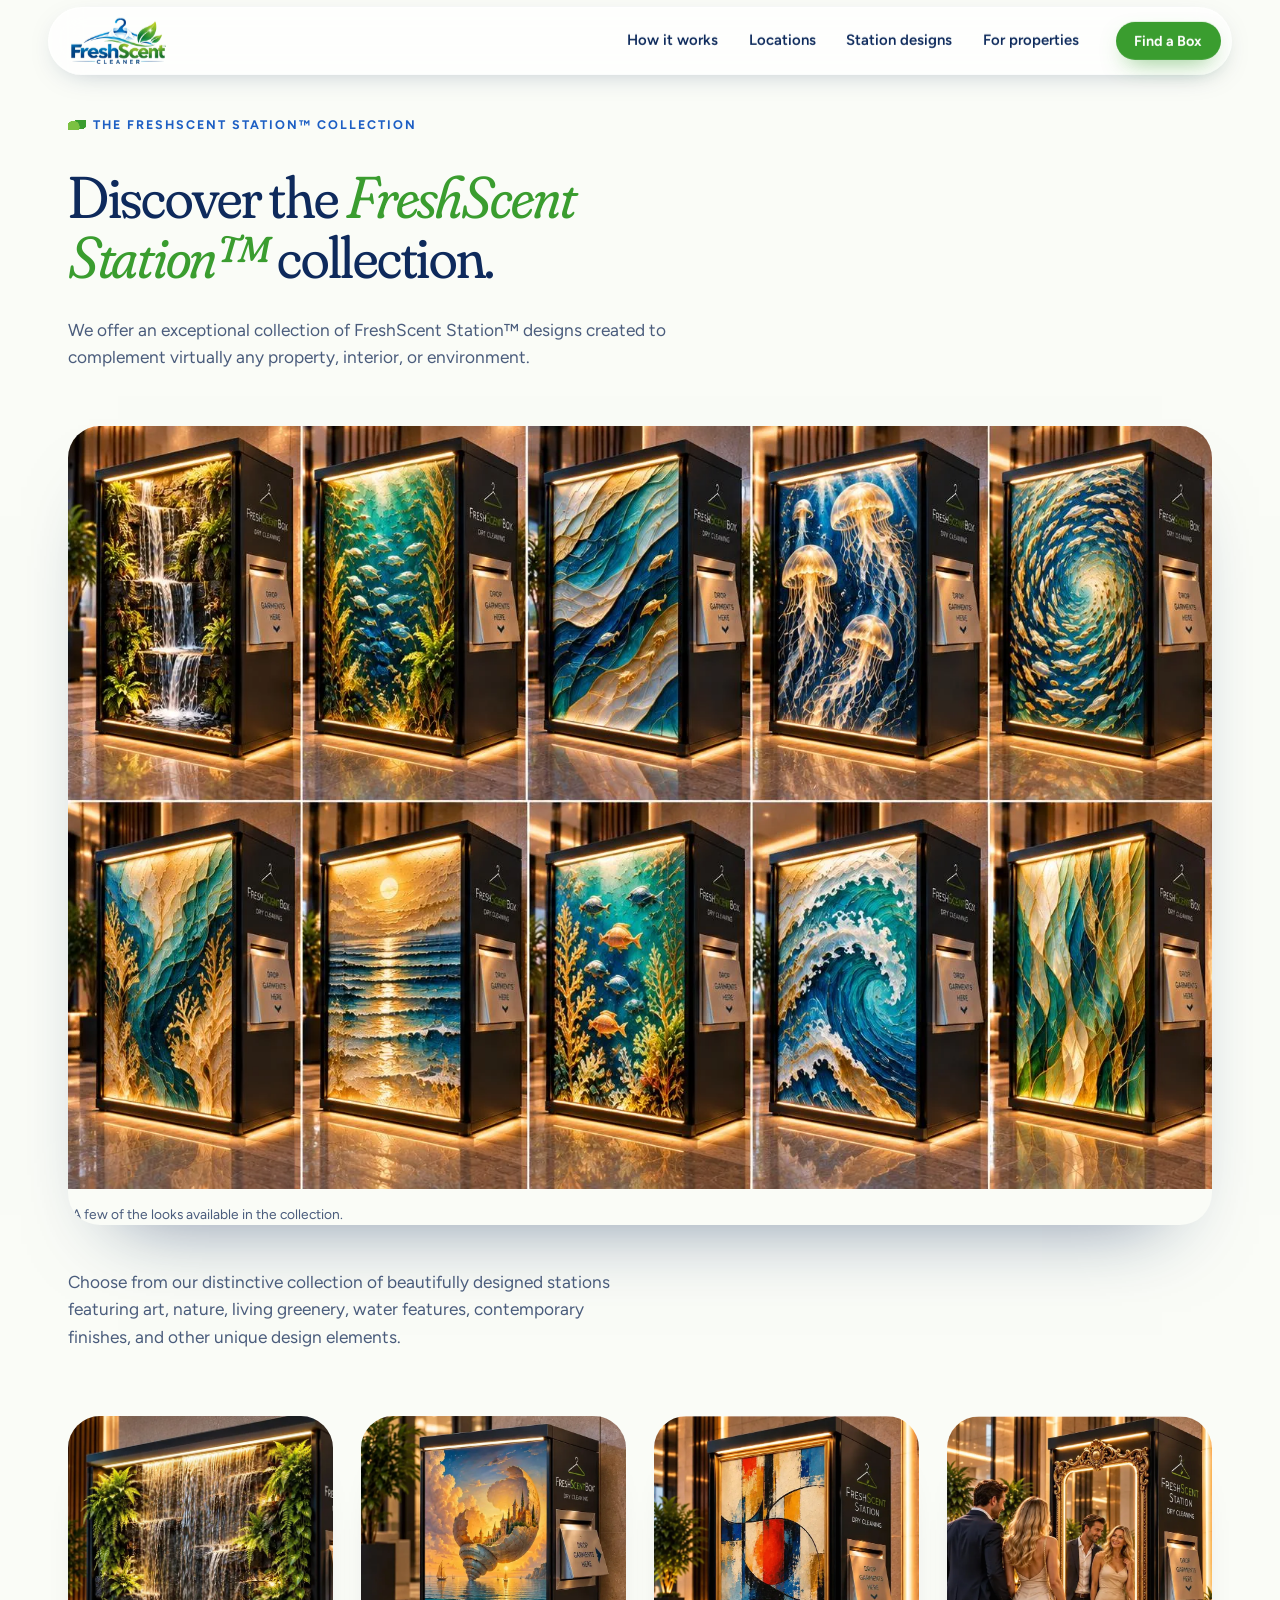
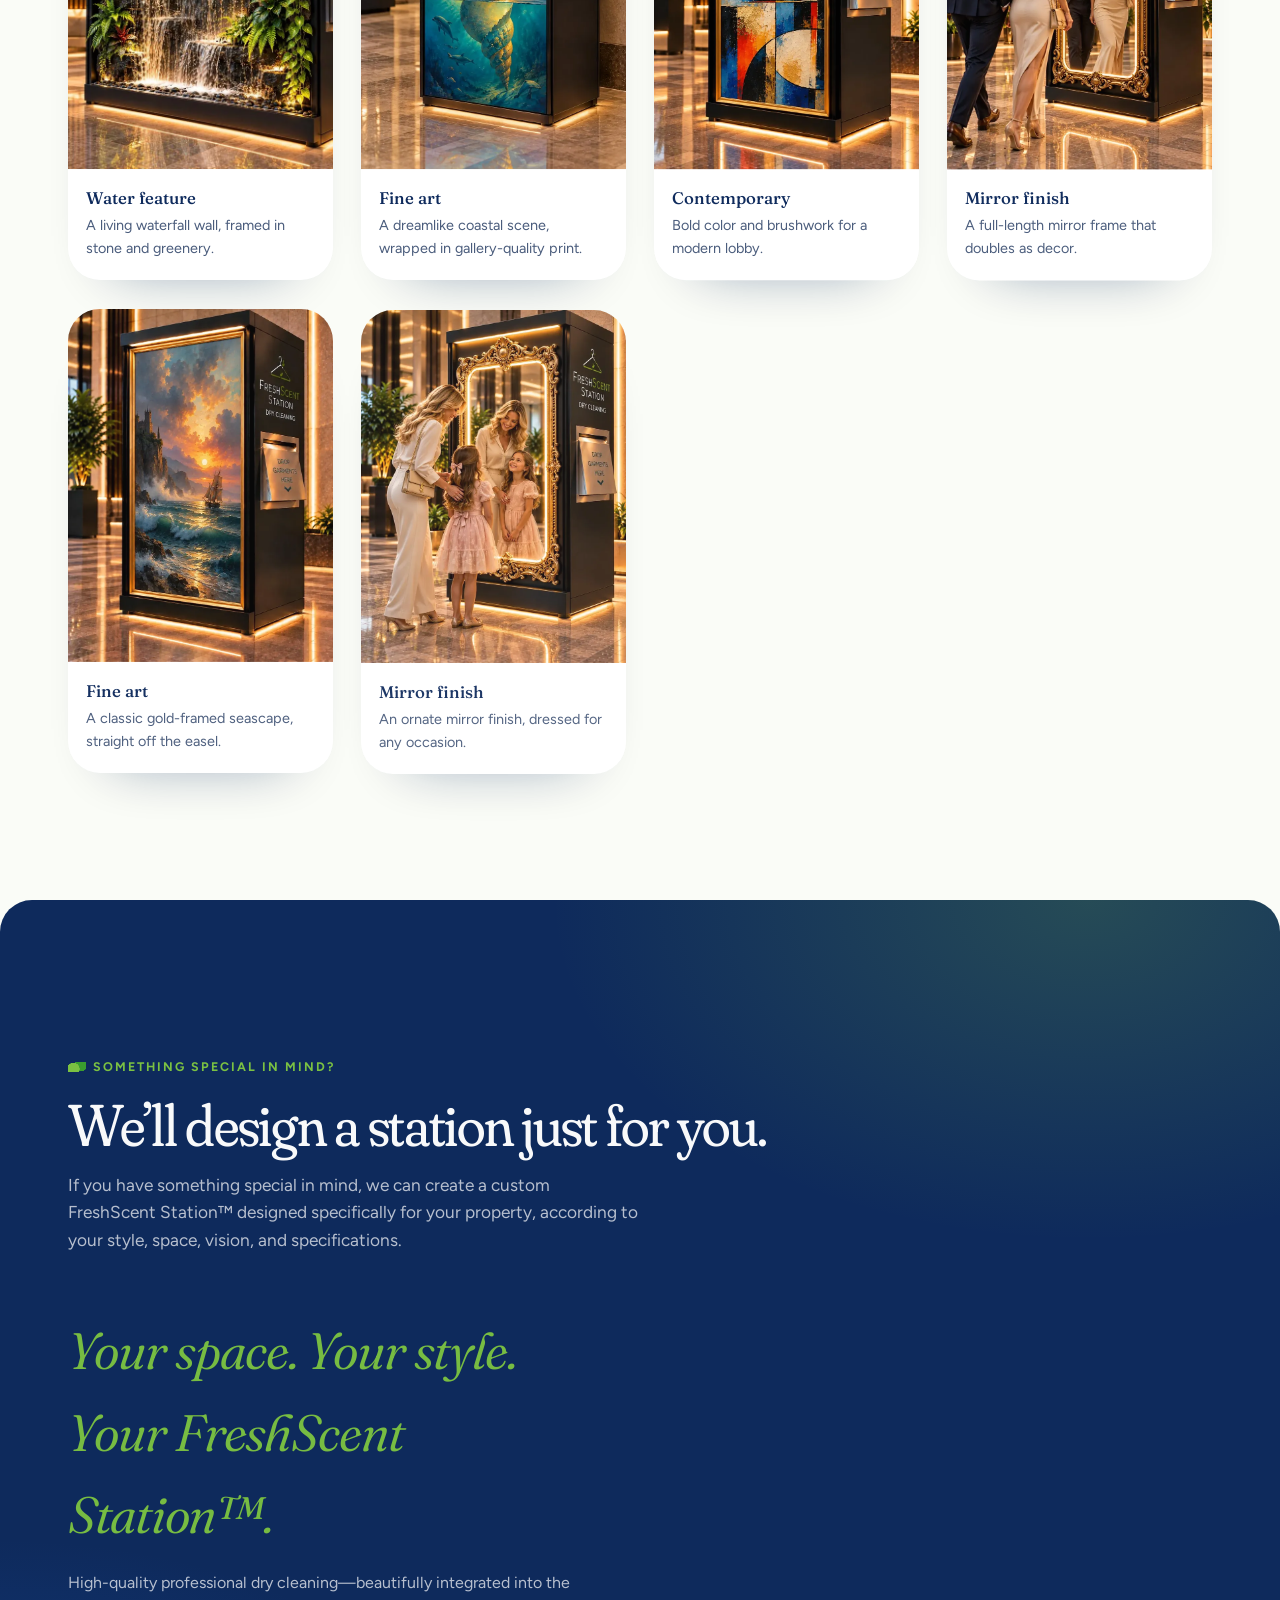
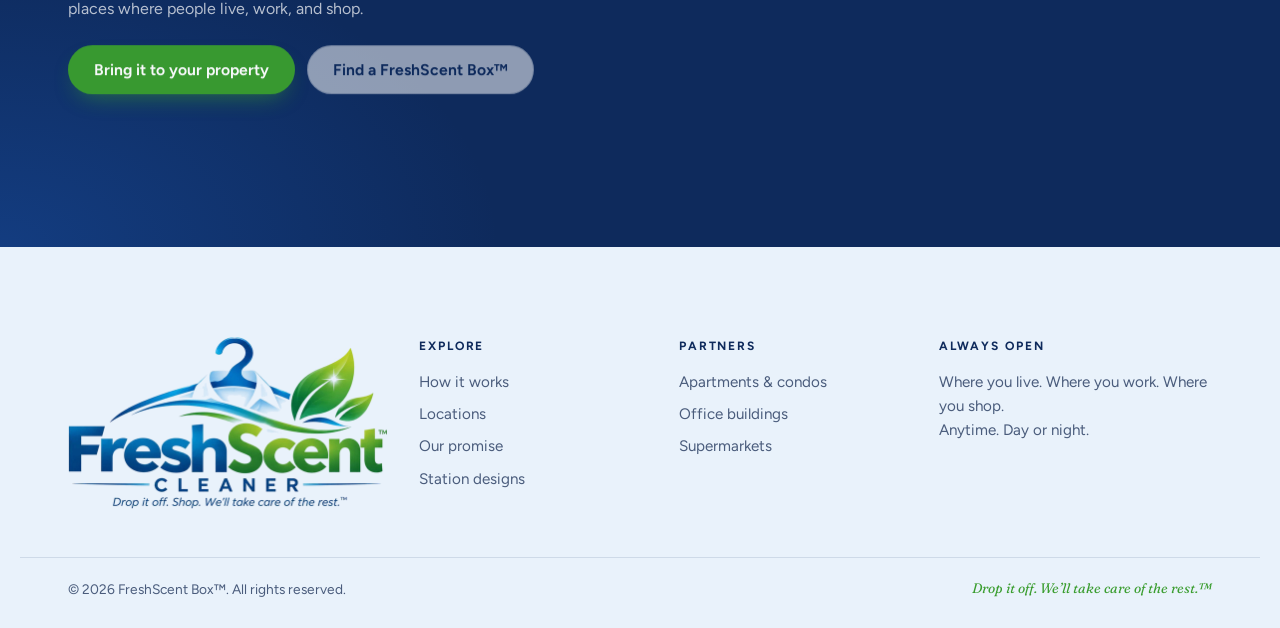
<file: station.html>
<!DOCTYPE html>
<html lang="en">
<head>
<meta charset="utf-8">
<meta name="viewport" content="width=device-width, initial-scale=1, viewport-fit=cover">

<!-- ============ SEO SETTINGS (edit here) ============
     Title: keep under ~60 characters. Description: keep under ~160.
     If the live domain changes, update every https://freshscentbox.com below. -->
<title>FreshScent Station™ Designs &amp; Custom Finishes</title>
<meta name="description" content="Discover the FreshScent Station™ collection: art, nature, living greenery, water features, and contemporary finishes, or a custom design made for your property.">
<link rel="canonical" href="https://freshscentbox.com/station">
<meta name="robots" content="index, follow, max-image-preview:large">

<!-- Social sharing (Facebook, LinkedIn, WhatsApp, X) -->
<meta property="og:type" content="website">
<meta property="og:site_name" content="FreshScent Box™">
<meta property="og:locale" content="en_US">
<meta property="og:url" content="https://freshscentbox.com/station">
<meta property="og:title" content="FreshScent Station™ Collection">
<meta property="og:description" content="An exceptional collection of FreshScent Station™ designs created to complement virtually any property, interior, or environment.">
<meta property="og:image" content="https://freshscentbox.com/assets/img/og-station.jpg">
<meta property="og:image:width" content="1200">
<meta property="og:image:height" content="630">
<meta property="og:image:alt" content="A grid of FreshScent Station designs with waterfall, coral reef and wave finishes">
<meta name="twitter:card" content="summary_large_image">
<meta name="twitter:title" content="FreshScent Station™ Collection">
<meta name="twitter:description" content="An exceptional collection of FreshScent Station™ designs created to complement virtually any property, interior, or environment.">
<meta name="twitter:image" content="https://freshscentbox.com/assets/img/og-station.jpg">

<!-- Structured data (schema.org) -->
<script type="application/ld+json">
{
  "@context": "https://schema.org",
  "@graph": [
    {
      "@type": "CollectionPage",
      "@id": "https://freshscentbox.com/station#webpage",
      "url": "https://freshscentbox.com/station",
      "name": "FreshScent Station™ Designs & Custom Finishes",
      "description": "Discover the FreshScent Station™ collection: art, nature, living greenery, water features, and contemporary finishes, or a custom design made for your property.",
      "isPartOf": { "@id": "https://freshscentbox.com/#website" },
      "publisher": { "@id": "https://freshscentbox.com/#organization" },
      "primaryImageOfPage": { "@type": "ImageObject", "url": "https://freshscentbox.com/assets/img/station/station-collection-preview.webp", "width": 1536, "height": 1024 },
      "breadcrumb": { "@id": "https://freshscentbox.com/station#breadcrumb" },
      "inLanguage": "en-US"
    },
    {
      "@type": "BreadcrumbList",
      "@id": "https://freshscentbox.com/station#breadcrumb",
      "itemListElement": [
        { "@type": "ListItem", "position": 1, "name": "Home", "item": "https://freshscentbox.com/" },
        { "@type": "ListItem", "position": 2, "name": "Station designs", "item": "https://freshscentbox.com/station" }
      ]
    },
    {
      "@type": "Organization",
      "@id": "https://freshscentbox.com/#organization",
      "name": "FreshScent Box",
      "url": "https://freshscentbox.com/",
      "logo": "https://freshscentbox.com/assets/img/logo.png"
    }
  ]
}
</script>
<!-- ============ /SEO SETTINGS ============ -->

<meta name="theme-color" content="#0E2A5C">
<link rel="icon" href="/favicon.ico" sizes="48x48">
<link rel="icon" href="assets/img/favicon-32.png" type="image/png" sizes="32x32">
<link rel="apple-touch-icon" href="assets/img/apple-touch-icon.png">
<link rel="manifest" href="/site.webmanifest">
<link rel="preload" as="font" type="font/woff2" href="assets/fonts/fraunces.woff2" crossorigin>
<link rel="preload" as="font" type="font/woff2" href="assets/fonts/figtree.woff2" crossorigin>
<link rel="preload" as="font" type="font/woff2" href="assets/fonts/fraunces-italic.woff2" crossorigin>
<link rel="stylesheet" href="css/style.css">
<script src="js/analytics.js" defer></script>
</head>
<body>

<a class="skip" href="#collection">Skip to content</a>

<!-- ============ NAV ============ -->
<header class="nav" id="nav">
  <div class="nav__bar">
    <a class="nav__logo" href="/" aria-label="FreshScent home"><img src="assets/img/logo.webp" alt="FreshScent Cleaner" width="300" height="146"></a>
    <nav class="nav__links" aria-label="Primary">
      <a href="/#how">How it works</a>
      <a href="/#where">Locations</a>
      <a href="/station">Station designs</a>
      <a href="/#properties">For properties</a>
    </nav>
    <a class="btn btn--leaf btn--sm nav__cta" href="/#find">Find a Box</a>
    <button class="nav__burger" id="burger" aria-expanded="false" aria-controls="menu" aria-label="Open menu"><span></span><span></span></button>
  </div>
  <div class="menu" id="menu" hidden>
    <a href="/#how">How it works</a>
    <a href="/#where">Locations</a>
    <a href="/station">Station designs</a>
    <a href="/#properties">For properties</a>
    <a href="/#find" class="btn btn--leaf">Find a FreshScent Box™</a>
  </div>
</header>

<main id="top">

<!-- ============ STATION HERO ============ -->
<section class="stationhero">
  <div class="wrap">
    <p class="eyebrow">The FreshScent Station™ collection</p>
    <h1 class="h-display stationhero__title" data-reveal>Discover the <em>FreshScent Station™</em> collection.</h1>
    <p class="lead" data-reveal>We offer an exceptional collection of FreshScent Station™ designs created to complement virtually any property, interior, or environment.</p>
  </div>
</section>

<!-- ============ COLLECTION ============ -->
<section class="station" id="collection">
  <div class="wrap">
    <figure class="station__preview" data-reveal>
      <img src="assets/img/station/station-collection-preview.webp" srcset="assets/img/station/station-collection-preview-800.webp 800w, assets/img/station/station-collection-preview.webp 1536w" sizes="(max-width: 1240px) 100vw, 1200px" width="1536" height="1024" alt="A grid of FreshScent Station designs, including waterfall, coral reef, jellyfish, whirlpool and wave finishes" fetchpriority="high">
      <figcaption>A few of the looks available in the collection.</figcaption>
    </figure>
    <p class="lead station__intro" data-reveal>Choose from our distinctive collection of beautifully designed stations featuring art, nature, living greenery, water features, contemporary finishes, and other unique design elements.</p>

    <div class="station__grid" data-stagger>
      <figure class="station__item">
        <img src="assets/img/station/station-water-feature.webp" srcset="assets/img/station/station-water-feature-800.webp 800w, assets/img/station/station-water-feature.webp 1312w" sizes="(max-width: 700px) 100vw, 33vw" width="1312" height="1199" alt="A FreshScent Station finished as a living waterfall wall, framed in stone and ferns" loading="lazy">
        <figcaption><b>Water feature</b><span>A living waterfall wall, framed in stone and greenery.</span></figcaption>
      </figure>
      <figure class="station__item">
        <img src="assets/img/station/station-art-shell.webp" srcset="assets/img/station/station-art-shell-800.webp 800w, assets/img/station/station-art-shell.webp 1024w" sizes="(max-width: 700px) 100vw, 33vw" width="1024" height="1536" alt="A FreshScent Station wrapped in a dreamlike coastal art print of a shell-shaped island" loading="lazy">
        <figcaption><b>Fine art</b><span>A dreamlike coastal scene, wrapped in gallery-quality print.</span></figcaption>
      </figure>
      <figure class="station__item">
        <img src="assets/img/station/station-contemporary-abstract.webp" srcset="assets/img/station/station-contemporary-abstract-800.webp 800w, assets/img/station/station-contemporary-abstract.webp 1086w" sizes="(max-width: 700px) 100vw, 33vw" width="1086" height="1448" alt="A FreshScent Station finished with a bold contemporary abstract painting in a gold frame" loading="lazy">
        <figcaption><b>Contemporary</b><span>Bold color and brushwork for a modern lobby.</span></figcaption>
      </figure>
      <figure class="station__item">
        <img src="assets/img/station/station-mirror-lobby.webp" srcset="assets/img/station/station-mirror-lobby-800.webp 800w, assets/img/station/station-mirror-lobby.webp 1086w" sizes="(max-width: 700px) 100vw, 33vw" width="1086" height="1448" alt="A FreshScent Station finished as a full-length ornate mirror in a hotel lobby" loading="lazy">
        <figcaption><b>Mirror finish</b><span>A full-length mirror frame that doubles as decor.</span></figcaption>
      </figure>
      <figure class="station__item">
        <img src="assets/img/station/station-art-seascape.webp" srcset="assets/img/station/station-art-seascape-800.webp 800w, assets/img/station/station-art-seascape.webp 1086w" sizes="(max-width: 700px) 100vw, 33vw" width="1086" height="1448" alt="A FreshScent Station finished with a classic gold-framed oil-painted seascape at sunset" loading="lazy">
        <figcaption><b>Fine art</b><span>A classic gold-framed seascape, straight off the easel.</span></figcaption>
      </figure>
      <figure class="station__item">
        <img src="assets/img/station/station-mirror-family.webp" srcset="assets/img/station/station-mirror-family-800.webp 800w, assets/img/station/station-mirror-family.webp 1086w" sizes="(max-width: 700px) 100vw, 33vw" width="1086" height="1448" alt="A FreshScent Station finished as an ornate gold mirror" loading="lazy">
        <figcaption><b>Mirror finish</b><span>An ornate mirror finish, dressed for any occasion.</span></figcaption>
      </figure>
    </div>
  </div>
</section>

<!-- ============ CUSTOM ============ -->
<section class="stationcustom">
  <div class="wrap">
    <p class="eyebrow eyebrow--light">Something special in mind?</p>
    <h2 class="h-display" data-reveal>We’ll design a station just for you.</h2>
    <p class="lead stationcustom__lead" data-reveal>If you have something special in mind, we can create a custom FreshScent Station™ designed specifically for your property, according to your style, space, vision, and specifications.</p>
    <p class="stationcustom__big" data-reveal>Your space. Your style. Your FreshScent Station™.</p>
    <p class="stationcustom__foot" data-reveal>High-quality professional dry cleaning—beautifully integrated into the places where people live, work, and shop.</p>
    <div class="cta__btns" data-reveal>
      <a class="btn btn--leaf" href="/#properties">Bring it to your property</a>
      <a class="btn btn--ghost" href="/#find">Find a FreshScent Box™</a>
    </div>
  </div>
</section>

</main>

<!-- ============ FOOTER ============ -->
<footer class="foot">
  <div class="wrap foot__grid">
    <div class="foot__brand">
      <img src="assets/img/logo-full.webp" alt="FreshScent Cleaner. Drop it off. Shop. We’ll take care of the rest." width="640" height="346" loading="lazy">
    </div>
    <nav class="foot__col" aria-label="Footer">
      <p class="foot__h">Explore</p>
      <a href="/#how">How it works</a><a href="/#where">Locations</a><a href="/#promise">Our promise</a><a href="/station">Station designs</a>
    </nav>
    <nav class="foot__col" aria-label="Partners">
      <p class="foot__h">Partners</p>
      <a href="/#properties">Apartments &amp; condos</a><a href="/#properties">Office buildings</a><a href="/#properties">Supermarkets</a>
    </nav>
    <div class="foot__col">
      <p class="foot__h">Always open</p>
      <p>Where you live. Where you work. Where you shop.<br>Anytime. Day or night.</p>
    </div>
  </div>
  <div class="wrap foot__base">
    <p>© <span id="yr">2026</span> FreshScent Box™. All rights reserved.</p>
    <p class="foot__tm">Drop it off. We’ll take care of the rest.™</p>
  </div>
</footer>

<script src="js/vendor/gsap.min.js" defer></script>
<script src="js/vendor/ScrollTrigger.min.js" defer></script>
<script src="js/station.js" defer></script>
</body>
</html>
</file>
<file: css/style.css>
/* ==========================================================
   FreshScent Box — sky & meadow identity
   ink #0E2A5C · blue #1D5FC4 · leaf #3A9D2F · sprout #7BC142
   sky #E9F2FB · paper #FAFCF7 · daisy #F5C542
   ========================================================== */
@font-face{font-family:"Fraunces";src:url("../assets/fonts/fraunces.woff2") format("woff2");font-weight:100 900;font-style:normal;font-display:swap}
@font-face{font-family:"Fraunces";src:url("../assets/fonts/fraunces-italic.woff2") format("woff2");font-weight:100 900;font-style:italic;font-display:swap}
@font-face{font-family:"Figtree";src:url("../assets/fonts/figtree.woff2") format("woff2");font-weight:300 900;font-style:normal;font-display:swap}
/* Metric-matched fallbacks: text keeps the same size while the web fonts load (no layout shift) */
@font-face{font-family:"Fraunces Fallback";src:local("Georgia");font-style:normal;size-adjust:101.86%;ascent-override:96.02%;descent-override:25.04%;line-gap-override:0%}
@font-face{font-family:"Fraunces Fallback";src:local("Georgia Italic"),local("Georgia-Italic");font-style:italic;size-adjust:97.35%;ascent-override:100.46%;descent-override:26.19%;line-gap-override:0%}
@font-face{font-family:"Figtree Fallback";src:local("Arial");size-adjust:101.53%;ascent-override:93.57%;descent-override:24.62%;line-gap-override:0%}
:root{
  color-scheme: light;
  --ink:#0E2A5C;
  --ink-2:#1B3D78;
  --blue:#1D5FC4;
  --leaf:#3A9D2F;
  --leaf-dk:#2E8325;
  --sprout:#7BC142;
  --sky:#E9F2FB;
  --sky-2:#D6E7F7;
  --mint:#ECF6E4;
  --paper:#FAFCF7;
  --white:#FFFFFF;
  --daisy:#F5C542;
  --muted:#4A5C7C;
  --line:rgba(14,42,92,.12);
  --f-display:"Fraunces", "Fraunces Fallback", "Iowan Old Style", "Palatino Linotype", Georgia, serif;
  --f-body:"Figtree", "Figtree Fallback", "Segoe UI", system-ui, -apple-system, sans-serif;
  --r-lg:32px; --r-md:20px; --r-sm:12px;
  --gutter:clamp(16px, 4vw, 48px);
  --max:1240px;
  --ease:cubic-bezier(.2,.7,.1,1);
  --sat: env(safe-area-inset-top, 0px);
}
*,*::before,*::after{box-sizing:border-box}
html{-webkit-text-size-adjust:100%}
html.lenis, html.lenis body{height:auto}
.lenis.lenis-smooth{scroll-behavior:auto!important}
.lenis.lenis-stopped{overflow:hidden}
body{
  margin:0; background:var(--paper); color:var(--ink);
  font-family:var(--f-body); font-size:clamp(16px, 1.05vw, 18px); line-height:1.6;
  -webkit-font-smoothing:antialiased; text-rendering:optimizeLegibility; overflow-x:hidden;
}
body.is-loading{overflow:hidden}
img,video{display:block;max-width:100%}
img{height:auto}
a{color:inherit}
h1,h2,h3,p,ul,ol,dl,figure{margin:0}
ul,ol{padding:0;list-style:none}
button{font:inherit;cursor:pointer}
:focus-visible{outline:3px solid var(--sprout);outline-offset:3px;border-radius:6px}
[hidden]{display:none!important}
.sr{position:absolute;width:1px;height:1px;overflow:hidden;clip:rect(0 0 0 0);white-space:nowrap}
.skip{position:fixed;left:16px;top:-60px;z-index:200;background:var(--ink);color:#fff;padding:10px 16px;border-radius:10px;text-decoration:none}
.skip:focus{top:16px}

.wrap{width:100%;max-width:var(--max);margin-inline:auto;padding-inline:var(--gutter)}

/* ---------- type ---------- */
.h-display{
  font-family:var(--f-display); font-weight:380; font-variation-settings:"SOFT" 100, "opsz" 120;
  font-size:clamp(2.1rem, 4.6vw, 4.4rem); line-height:1.02; letter-spacing:-.022em; text-wrap:balance;
}
.h-display em, .hero__title em, .statement em, .cta__title em{font-style:italic;color:var(--leaf);font-variation-settings:"SOFT" 100,"opsz" 144}
.eyebrow{
  font-size:.78rem; font-weight:700; letter-spacing:.16em; text-transform:uppercase; color:var(--blue);
  display:inline-flex; align-items:center; gap:.6em; margin-bottom:1.1rem;
}
.eyebrow::before{content:"";width:18px;height:10px;flex:none;
  background:radial-gradient(circle at 30% 70%, var(--sprout) 0 42%, transparent 44%), radial-gradient(circle at 72% 30%, var(--leaf) 0 42%, transparent 44%)}
.eyebrow--light{color:var(--sprout)}
.lead{font-size:clamp(1.05rem,1.35vw,1.25rem);color:var(--muted);max-width:52ch;text-wrap:pretty}
strong,b{font-weight:650}

/* ---------- buttons ---------- */
.btn{
  --bg:var(--ink); --fg:#fff;
  display:inline-flex; align-items:center; justify-content:center; gap:.55em;
  padding:1em 1.6em; border-radius:999px; border:1.5px solid transparent;
  background:var(--bg); color:var(--fg); text-decoration:none; font-weight:650; font-size:.98rem; line-height:1;
  transition:transform .35s var(--ease), background .3s, box-shadow .35s var(--ease), color .3s;
  will-change:transform;
}
.btn svg{width:18px;height:18px;fill:none;stroke:currentColor;stroke-width:2;stroke-linecap:round;stroke-linejoin:round;transition:transform .35s var(--ease)}
.btn:hover{transform:translateY(-2px)}
.btn:hover svg{transform:translateX(3px)}
.btn--leaf{--bg:var(--leaf);box-shadow:0 10px 24px -10px rgba(58,157,47,.7)}
.btn--leaf:hover{--bg:var(--leaf-dk);box-shadow:0 16px 30px -12px rgba(58,157,47,.8)}
.btn--ghost{--bg:rgba(255,255,255,.55);--fg:var(--ink);border-color:rgba(14,42,92,.22);backdrop-filter:blur(8px);-webkit-backdrop-filter:blur(8px)}
.btn--ghost:hover{--bg:#fff;border-color:var(--ink)}
.btn--sm{padding:.75em 1.2em;font-size:.9rem}
.btn--block{width:100%}

/* ---------- nav ---------- */
.nav{position:fixed;inset:0 0 auto 0;z-index:100;padding:calc(12px + var(--sat)) var(--gutter) 0;pointer-events:none}
.nav__bar{
  pointer-events:auto; max-width:1500px; margin-inline:auto;
  display:flex; align-items:center; gap:24px; padding:10px 10px 10px 22px; border-radius:999px;
  background:rgba(255,255,255,.74); backdrop-filter:blur(16px) saturate(1.3); -webkit-backdrop-filter:blur(16px) saturate(1.3);
  border:1px solid rgba(255,255,255,.8); box-shadow:0 8px 30px -14px rgba(14,42,92,.35);
  transition:box-shadow .4s var(--ease), background .4s;
}
.nav.is-scrolled .nav__bar{background:rgba(255,255,255,.9);box-shadow:0 12px 34px -16px rgba(14,42,92,.45)}
.nav__logo img{height:46px;width:auto}
.nav__links{display:flex;gap:4px;margin-left:auto}
.nav__links a{text-decoration:none;font-weight:600;font-size:.93rem;padding:.55em .9em;border-radius:999px;transition:background .25s,color .25s}
.nav__links a:hover{background:var(--sky);color:var(--blue)}
.nav__burger{display:none;margin-left:auto;width:46px;height:46px;border-radius:50%;border:0;background:var(--ink);position:relative}
.nav__burger span{position:absolute;left:14px;right:14px;height:2px;background:#fff;border-radius:2px;transition:transform .35s var(--ease), top .35s var(--ease)}
.nav__burger span:first-child{top:18px}.nav__burger span:last-child{top:26px}
.nav__burger[aria-expanded="true"] span:first-child{top:22px;transform:rotate(45deg)}
.nav__burger[aria-expanded="true"] span:last-child{top:22px;transform:rotate(-45deg)}
.menu{pointer-events:auto;max-width:var(--max);margin:10px auto 0;padding:14px;border-radius:24px;background:rgba(255,255,255,.96);box-shadow:0 20px 40px -20px rgba(14,42,92,.5);display:grid;gap:4px}
.menu a{text-decoration:none;font-family:var(--f-display);font-size:1.5rem;padding:.35em .5em;border-radius:12px}
.menu a.btn{font-family:var(--f-body);font-size:1rem;margin-top:8px}

/* ---------- hero ---------- */
.hero{position:relative;min-height:100vh;min-height:100svh;display:flex;align-items:center;padding-block:calc(112px + var(--sat)) clamp(40px,6vh,72px);overflow:hidden;background:var(--paper);isolation:isolate}
.hero__sky{position:absolute;inset:0;z-index:-1;pointer-events:none;
  background:
    radial-gradient(55% 60% at 80% 38%, rgba(29,95,196,.14), transparent 70%),
    radial-gradient(38% 45% at 8% 92%, rgba(123,193,66,.16), transparent 72%),
    linear-gradient(180deg,#E3EFFB 0%,#EEF5FB 38%,var(--paper) 78%)}
.puff{position:absolute;display:block;border-radius:50%;background:#fff;filter:blur(26px);opacity:.85;will-change:transform}
.puff--1{width:34vw;height:9vw;top:9%;left:-6%}
.puff--2{width:24vw;height:7vw;top:4%;right:18%;opacity:.7}
.puff--3{width:28vw;height:8vw;bottom:10%;right:-8%;opacity:.6}
.hero .wrap{max-width:1500px}
.hero__grid{display:grid;grid-template-columns:minmax(0,1fr) minmax(0,1.15fr);gap:clamp(32px,5vw,80px);align-items:center}
.hero__copy{display:grid;justify-items:start}
.hero__title{font-family:var(--f-display);font-weight:340;font-variation-settings:"SOFT" 100,"opsz" 144;
  font-size:clamp(2.5rem,min(5vw,8.4vh),5.4rem);line-height:.98;letter-spacing:-.034em;margin-bottom:clamp(16px,2.6vh,28px)}
.hero__title .line{display:block;overflow:hidden;padding-bottom:.1em;margin-bottom:-.1em}
.hero__title .line>span{display:inline-block}
.hero__sub{font-size:clamp(1rem,1.2vw,1.14rem);color:var(--muted);max-width:44ch;margin-bottom:clamp(18px,3vh,28px)}
.hero__ctas{display:flex;flex-wrap:wrap;gap:12px}
.hero__facts{display:grid;grid-template-columns:auto auto 1fr;gap:clamp(16px,2.4vw,36px);margin-top:clamp(22px,4.4vh,44px);padding-top:18px;border-top:1px solid var(--line);width:100%}
.hero__facts li{display:grid;gap:2px}
.hero__facts b{font-family:var(--f-display);font-weight:450;font-size:clamp(1.2rem,1.6vw,1.5rem);color:var(--blue);font-variant-numeric:tabular-nums;letter-spacing:-.01em;line-height:1.1}
.hero__facts span{font-size:.82rem;color:var(--muted)}
.hero__visual{position:relative;justify-self:end;width:100%;max-width:calc((100svh - 190px) * 1.5)}
.hero__frame{position:relative;aspect-ratio:3/2;width:100%;border-radius:28px;overflow:hidden;background:#cfe4f7;
  box-shadow:0 0 0 8px rgba(255,255,255,.75),0 60px 90px -50px rgba(14,42,92,.55)}
.hero__frame img{width:100%;height:100%;object-fit:cover}
.chip{position:absolute;display:inline-flex;align-items:center;gap:10px;padding:.7em 1.1em;border-radius:999px;background:rgba(255,255,255,.92);
  backdrop-filter:blur(10px);-webkit-backdrop-filter:blur(10px);box-shadow:0 18px 36px -18px rgba(14,42,92,.45);font-weight:650;font-size:.9rem;white-space:nowrap}
.chip svg{width:20px;height:20px;fill:none;stroke:var(--leaf);stroke-width:1.8;stroke-linecap:round;stroke-linejoin:round}
.chip--a{left:-28px;bottom:-22px}
.chip--b{right:24px;top:-20px}

/* intro overlay */
.intro{position:fixed;inset:0;z-index:150;background:var(--paper)}
.intro__ambient{position:absolute;inset:-8%;background:url("../assets/img/hero.webp") center/cover no-repeat;filter:blur(46px) saturate(1.25);opacity:0}
.intro__ambient::after{content:"";position:absolute;inset:0;background:rgba(250,252,247,.28)}
.intro__media{position:fixed;overflow:hidden;border-radius:22px;box-shadow:0 40px 90px -40px rgba(14,42,92,.55);background:#cfe4f7 url("../assets/img/hero.webp") center/cover no-repeat}
.intro__media video{width:100%;height:100%;object-fit:cover}
.intro__tag{position:fixed;left:0;right:0;text-align:center;font-family:var(--f-display);font-style:italic;font-size:clamp(1.05rem,1.8vw,1.5rem);color:var(--ink);opacity:0}

/* ---------- finishes ---------- */
.finishes{position:relative;z-index:2;margin-top:-1px;padding-block:clamp(80px,10vw,140px) clamp(60px,8vw,110px);border-radius:var(--r-lg) var(--r-lg) 0 0;box-shadow:0 -30px 60px -30px rgba(14,42,92,.25);
  background:radial-gradient(60% 50% at 50% 100%, rgba(123,193,66,.14), transparent 70%), linear-gradient(180deg,var(--paper) 0%,var(--sky) 100%)}
.finishes__head{display:grid;grid-template-columns:1fr 1fr;gap:clamp(24px,5vw,80px);align-items:end;margin-bottom:clamp(40px,6vw,72px)}
.wraps__row{display:grid;grid-template-columns:repeat(3,1fr);gap:clamp(16px,2.4vw,32px);perspective:1200px;align-items:start}
.finishes__more{margin-top:clamp(28px,4vw,40px)}
.tilt{margin:0;transform-style:preserve-3d;will-change:transform}
.tilt:nth-child(2){margin-top:clamp(0px,4vw,56px)}
.tilt__img{border-radius:var(--r-md);overflow:hidden;background:#fff;box-shadow:0 0 0 6px rgba(255,255,255,.8),0 40px 60px -40px rgba(14,42,92,.55);transition:box-shadow .5s var(--ease)}
.tilt__img img{width:100%;height:auto;transition:transform 1s var(--ease)}
.tilt:hover .tilt__img{box-shadow:0 0 0 6px #fff,0 50px 70px -40px rgba(14,42,92,.7)}
.tilt:hover .tilt__img img{transform:scale(1.03)}
.tilt figcaption{display:grid;gap:4px;padding:18px 6px 0}
.tilt figcaption b{font-family:var(--f-display);font-weight:450;font-size:1.5rem;line-height:1.1}
.tilt figcaption span{color:var(--muted);font-size:.95rem}

/* ---------- about ---------- */
.about{position:relative;z-index:2;background:var(--paper);padding-block:clamp(80px,10vw,140px) clamp(64px,9vw,120px)}
.about__intro{display:grid;grid-template-columns:minmax(0,1.15fr) minmax(0,.85fr);gap:clamp(32px,5vw,88px);align-items:center}
.about__img{position:relative;border-radius:var(--r-lg);box-shadow:0 0 0 8px #fff,0 50px 80px -50px rgba(14,42,92,.55);transform:rotate(1.5deg)}
.about__img img{width:100%;height:auto;border-radius:var(--r-lg)}
.about__img figcaption{position:absolute;left:-22px;bottom:28px;display:inline-flex;align-items:center;gap:10px;padding:.7em 1.1em;border-radius:999px;background:#fff;box-shadow:0 18px 36px -18px rgba(14,42,92,.45);font-weight:650;font-size:.9rem;white-space:nowrap;transform:rotate(-1.5deg)}
.about__img figcaption svg{width:20px;height:20px;fill:none;stroke:var(--leaf);stroke-width:1.8;stroke-linecap:round;stroke-linejoin:round}
.statement{font-family:var(--f-display);font-weight:360;font-variation-settings:"SOFT" 100,"opsz" 96;font-size:clamp(1.7rem,3.5vw,3.3rem);line-height:1.14;letter-spacing:-.018em;max-width:26ch;text-wrap:balance}
.statement .w{display:inline-block;white-space:pre}
.places{display:grid;grid-template-columns:repeat(3,1fr);gap:16px;margin-top:clamp(40px,6vw,72px)}
.places li{display:flex;gap:16px;align-items:flex-start;padding:22px;border-top:1.5px solid var(--ink)}
.places svg,.scard__kicker svg,.pillar svg{width:28px;height:28px;flex:none;fill:none;stroke:var(--leaf);stroke-width:1.6;stroke-linecap:round;stroke-linejoin:round}
.places strong{display:block;font-family:var(--f-display);font-weight:500;font-size:1.3rem;line-height:1.2}
.places span{color:var(--muted);font-size:.95rem}
.drop{display:grid;grid-template-columns:1fr 1fr;gap:clamp(32px,6vw,96px);margin-top:clamp(80px,10vw,140px);align-items:start}
.drop__tm{font-family:var(--f-display);font-style:italic;font-size:clamp(1.3rem,2.2vw,2rem);color:var(--leaf);margin-top:.6rem}
.drop__body>p{color:var(--muted);max-width:52ch}
.days{display:flex;align-items:center;gap:22px;margin-block:36px;padding:26px 28px;border-radius:var(--r-md);background:var(--sky)}
.days__num{font-family:var(--f-display);font-weight:300;font-variation-settings:"SOFT" 100,"opsz" 144;font-size:clamp(3.6rem,7vw,5.6rem);line-height:.9;color:var(--blue);font-variant-numeric:tabular-nums;letter-spacing:-.04em}
.days__label{font-weight:600;color:var(--ink);max-width:28ch;line-height:1.4}
.nolist{display:grid;gap:0}
.nolist li{padding:14px 0;border-bottom:1px solid var(--line);font-weight:600;display:flex;gap:12px;align-items:center}
.nolist li::before{content:"";width:9px;height:9px;border-radius:50%;background:var(--sprout);flex:none}

/* ---------- marquee ---------- */
.marquee{background:var(--ink);color:#fff;overflow:hidden;padding-block:clamp(22px,3vw,36px);position:relative;z-index:2}
.marquee__track{display:flex;align-items:center;width:max-content;will-change:transform}
.marquee__track>*{margin-right:clamp(24px,3vw,48px)}
.marquee__track span{font-family:var(--f-display);font-style:italic;font-weight:360;font-variation-settings:"SOFT" 100;font-size:clamp(2rem,5vw,4.4rem);white-space:nowrap;letter-spacing:-.02em}
.marquee__track i{width:clamp(28px,3vw,44px);height:clamp(28px,3vw,44px);flex:none;
  background:radial-gradient(circle,var(--daisy) 0 22%,transparent 23%),
  conic-gradient(from 0deg,#fff 0 10deg,transparent 10deg 30deg,#fff 30deg 40deg,transparent 40deg 60deg,#fff 60deg 70deg,transparent 70deg 90deg,#fff 90deg 100deg,transparent 100deg 120deg,#fff 120deg 130deg,transparent 130deg 150deg,#fff 150deg 160deg,transparent 160deg 180deg,#fff 180deg 190deg,transparent 190deg 210deg,#fff 210deg 220deg,transparent 220deg 240deg,#fff 240deg 250deg,transparent 250deg 270deg,#fff 270deg 280deg,transparent 280deg 300deg,#fff 300deg 310deg,transparent 310deg 330deg,#fff 330deg 340deg,transparent 340deg);
  border-radius:50%;-webkit-mask:radial-gradient(circle,#000 62%,transparent 64%);mask:radial-gradient(circle,#000 62%,transparent 64%)}

/* ---------- problem (horizontal) ---------- */
.problem{background:var(--sky);position:relative;z-index:2}
.problem__pin{height:100vh;height:100svh;display:flex;align-items:center;overflow:hidden}
.problem__track{display:flex;gap:clamp(20px,2.4vw,36px);padding-inline:var(--gutter);align-items:center;will-change:transform}
.panel{flex:none;width:min(40vw,560px);border-radius:var(--r-lg);overflow:hidden;position:relative;display:flex;flex-direction:column}
.panel--intro{width:min(46vw,640px);justify-content:center;padding-right:2vw;overflow:visible}
.panel--intro .lead{margin-top:1.4rem}
.panel__hint{margin-top:2.4rem;display:inline-flex;gap:.6em;align-items:center;font-weight:700;font-size:.85rem;letter-spacing:.12em;text-transform:uppercase;color:var(--blue)}
.panel__hint svg{width:20px;height:20px;fill:none;stroke:currentColor;stroke-width:2;stroke-linecap:round;stroke-linejoin:round}
.panel--img{background:var(--white);box-shadow:0 30px 60px -40px rgba(14,42,92,.45)}
.panel--img figure{overflow:hidden}
.panel--img img{width:100%;height:auto}
.panel__txt{padding:clamp(20px,2.4vw,32px)}
.panel__txt h3{font-family:var(--f-display);font-weight:450;font-variation-settings:"SOFT" 100;font-size:clamp(1.4rem,2vw,1.9rem);line-height:1.1;letter-spacing:-.01em;margin-bottom:.6rem;text-wrap:balance}
.panel__txt p{color:var(--muted);font-size:.98rem}
.panel--answer{background:var(--ink);color:#fff;padding:clamp(28px,3.4vw,52px);justify-content:flex-end;width:min(44vw,620px);min-height:min(62vh,520px);
  background-image:radial-gradient(120% 80% at 100% 0%, rgba(123,193,66,.35), transparent 60%)}
.panel--answer p{color:rgba(255,255,255,.8);margin-top:1.2rem;max-width:44ch}
.panel--answer .panel__strong{font-family:var(--f-display);font-style:italic;font-size:clamp(1.4rem,2.2vw,2rem);color:var(--sprout)}

/* ---------- where (stacked cards) ---------- */
.where{padding-block:clamp(90px,12vw,160px) clamp(60px,8vw,100px);position:relative;z-index:2;background:var(--paper)}
.sec-head{margin-bottom:clamp(40px,6vw,80px);max-width:900px}
.sec-head--split{max-width:none;display:grid;grid-template-columns:1.1fr 1fr;gap:clamp(24px,5vw,80px);align-items:end}
.acc__hint{display:inline-flex;align-items:center;gap:10px;margin:-24px 0 24px;font-size:.8rem;font-weight:700;letter-spacing:.14em;text-transform:uppercase;color:var(--muted)}
.acc__hint span{width:8px;height:8px;border-radius:50%;background:var(--leaf);box-shadow:0 0 0 0 rgba(58,157,47,.5);animation:pulse 2s infinite}
@keyframes pulse{70%{box-shadow:0 0 0 10px rgba(58,157,47,0)}100%{box-shadow:0 0 0 0 rgba(58,157,47,0)}}
.acc{display:grid;grid-template-columns:repeat(3,1fr);gap:clamp(16px,2vw,28px);align-items:start}
.acard{border-radius:var(--r-lg);overflow:hidden;background:var(--white);box-shadow:0 30px 60px -44px rgba(14,42,92,.55);transition:transform .5s var(--ease),box-shadow .5s var(--ease),opacity .5s var(--ease)}
.acard--work{background:var(--ink);color:#fff}
.acard--shop{background:var(--mint)}
.acard:hover{transform:translateY(-6px);box-shadow:0 40px 70px -40px rgba(14,42,92,.6)}
.acc.has-open .acard:not(.is-open){opacity:.62}
.acc.has-open .acard:not(.is-open):hover{opacity:1}
.acard.is-open{box-shadow:0 0 0 2px var(--leaf),0 40px 80px -40px rgba(14,42,92,.6)}
.acard__h{margin:0;font:inherit}
.acard__btn{all:unset;box-sizing:border-box;display:grid;gap:12px;width:100%;padding:12px 12px 22px;cursor:pointer;color:inherit}
.acard__btn:focus-visible{outline:3px solid var(--sprout);outline-offset:-3px;border-radius:var(--r-lg)}
.acard__media{position:relative;display:block;aspect-ratio:4/3;border-radius:calc(var(--r-lg) - 10px);overflow:hidden;background:var(--sky-2)}
.acard__blur{position:absolute;inset:-10%;width:120%;height:120%;max-width:none;object-fit:cover;filter:blur(28px) saturate(1.2);opacity:.85}
.acard__pic{position:absolute;inset:0;width:100%;height:100%;object-fit:contain;transition:transform 1s var(--ease)}
.acard:hover .acard__pic,.acard.is-open .acard__pic{transform:scale(1.03)}
.acard__kicker{display:inline-flex;align-items:center;gap:10px;padding:8px 10px 0;font-weight:700;letter-spacing:.14em;text-transform:uppercase;font-size:.75rem;color:var(--blue)}
.acard__kicker svg{width:24px;height:24px;flex:none;fill:none;stroke:var(--leaf);stroke-width:1.6;stroke-linecap:round;stroke-linejoin:round}
.acard--work .acard__kicker{color:var(--sprout)}
.acard--work .acard__kicker svg{stroke:var(--sprout)}
.acard__title{display:block;padding-inline:10px;font-family:var(--f-display);font-weight:420;font-variation-settings:"SOFT" 100;font-size:clamp(1.3rem,1.8vw,1.7rem);line-height:1.1;letter-spacing:-.015em;text-wrap:balance}
.acard__more{display:flex;align-items:center;justify-content:space-between;padding:6px 10px 0;font-weight:700;font-size:.85rem}
.acard__plus{position:relative;width:38px;height:38px;border-radius:50%;background:var(--leaf);transition:transform .5s var(--ease),background .3s}
.acard__plus::before,.acard__plus::after{content:"";position:absolute;left:50%;top:50%;width:14px;height:2px;margin:-1px 0 0 -7px;border-radius:2px;background:#fff;transition:transform .5s var(--ease)}
.acard__plus::after{transform:rotate(90deg)}
.acard.is-open .acard__plus{transform:rotate(180deg);background:var(--ink)}
.acard--work.is-open .acard__plus{background:var(--sprout)}
.acard.is-open .acard__plus::after{transform:rotate(0)}
.acard__body{height:0;overflow:hidden}
.acard.is-open .acard__body{height:auto}
.acard__inner{display:grid;gap:14px;padding:0 22px 26px}
.acard__inner p{color:var(--muted);font-size:.97rem}
.acard--work .acard__inner p{color:rgba(255,255,255,.78)}
.ticks{display:flex;flex-wrap:wrap;gap:8px}
.ticks li{font-size:.84rem;font-weight:600;padding:.45em .9em;border-radius:999px;background:var(--sky);color:var(--ink)}
.acard--work .ticks li{background:rgba(255,255,255,.1);color:#fff}
.acard--shop .ticks li{background:#fff}
.acard__inner .acard__foot{font-family:var(--f-display);font-style:italic;font-size:1.15rem;color:var(--leaf)}
.acard--work .acard__inner .acard__foot{color:var(--sprout)}

/* ---------- how ---------- */
.how{background:var(--sky);position:relative;z-index:2;padding-block:clamp(80px,10vw,140px)}
.hsteps{display:grid;grid-template-columns:repeat(4,1fr);gap:clamp(16px,2vw,28px);counter-reset:none}
.hstep{position:relative;display:grid;gap:10px;align-content:start;padding:12px 12px 26px;border-radius:var(--r-lg);background:var(--white);box-shadow:0 30px 60px -46px rgba(14,42,92,.6);transition:transform .5s var(--ease),box-shadow .5s var(--ease)}
.hstep:hover{transform:translateY(-6px);box-shadow:0 40px 70px -40px rgba(14,42,92,.6)}
.hstep__media{position:relative;aspect-ratio:4/3;border-radius:calc(var(--r-lg) - 10px);overflow:hidden;background:var(--sky-2);margin-bottom:8px}
.hstep__blur{position:absolute;inset:-10%;width:120%;height:120%;max-width:none;object-fit:cover;filter:blur(28px) saturate(1.2);opacity:.85}
.hstep__pic{position:absolute;inset:0;width:100%;height:100%;object-fit:contain;transition:transform 1s var(--ease)}
.hstep:hover .hstep__pic{transform:scale(1.04)}
.hstep__n{justify-self:start;margin-inline:10px;font-family:var(--f-display);font-size:.95rem;font-weight:500;color:#fff;background:var(--blue);padding:.25em .75em;border-radius:999px;font-variant-numeric:tabular-nums}
.hstep h3{padding-inline:10px;font-family:var(--f-display);font-weight:450;font-variation-settings:"SOFT" 100;font-size:clamp(1.2rem,1.5vw,1.45rem);line-height:1.15;letter-spacing:-.01em;text-wrap:balance}
.hstep p{padding-inline:10px;color:var(--muted);font-size:.95rem}
.hstep:not(:last-child)::after{content:"";position:absolute;right:calc(-1 * clamp(16px,2vw,28px));width:clamp(16px,2vw,28px);height:2px;top:34%;background:repeating-linear-gradient(90deg,var(--blue) 0 6px,transparent 6px 11px);opacity:.5}

/* ---------- at home ---------- */
.homebox{position:relative;z-index:2;background:var(--mint);padding-block:clamp(80px,10vw,140px)}
.homebox__grid{display:grid;grid-template-columns:1fr 1fr;gap:clamp(20px,3vw,32px)}
.homebox__col{background:var(--white);border-radius:var(--r-lg);padding:clamp(26px,3.4vw,40px);box-shadow:0 30px 60px -46px rgba(14,42,92,.55)}
.homebox__kicker{display:inline-block;font-size:.72rem;font-weight:700;letter-spacing:.14em;text-transform:uppercase;color:var(--blue);background:var(--sky);padding:.4em 1em;border-radius:999px;margin-bottom:16px}
.homebox__col--pickup .homebox__kicker{color:#fff;background:var(--leaf)}
.homebox__col h3{font-family:var(--f-display);font-weight:500;font-size:clamp(1.25rem,1.8vw,1.6rem);line-height:1.2;margin-bottom:20px}
.homebox__steps{counter-reset:step;display:grid;gap:16px}
.homebox__steps li{counter-increment:step;position:relative;padding-left:38px;color:var(--muted);font-size:.96rem;line-height:1.5}
.homebox__steps li::before{content:counter(step);position:absolute;left:0;top:-.05em;width:26px;height:26px;border-radius:50%;background:var(--ink);color:#fff;font-family:var(--f-body);font-weight:700;font-size:.78rem;display:grid;place-items:center;font-variant-numeric:tabular-nums}
.homebox__col--pickup .homebox__steps li::before{background:var(--leaf)}
.homebox__steps a{color:var(--blue);font-weight:600;text-decoration:underline;text-underline-offset:.15em}

/* ---------- film ---------- */
.film{position:relative;z-index:2;background:var(--ink);color:#fff;padding-block:clamp(80px,10vw,140px);
  background-image:radial-gradient(70% 60% at 85% 0%, rgba(123,193,66,.22), transparent 60%),radial-gradient(60% 50% at 0% 100%, rgba(29,95,196,.35), transparent 65%)}
.film__head{max-width:calc(80vh * 1024 / 688);margin-inline:auto;display:flex;flex-wrap:wrap;justify-content:space-between;align-items:end;gap:16px 40px;margin-bottom:clamp(32px,5vw,56px)}
.film__head .eyebrow{margin-bottom:0;order:2}
.film__head em{color:var(--sprout)}
.film__frame{position:relative;container-type:inline-size;max-width:calc(80vh * 1024 / 688);margin-inline:auto;border-radius:var(--r-lg);overflow:hidden;box-shadow:0 0 0 8px rgba(255,255,255,.08),0 60px 100px -50px rgba(0,0,0,.6)}
.film__frame video{display:block;width:100%;height:auto;aspect-ratio:1024/688;background:#f3d9b8}
.film__badge{position:absolute;top:.8%;right:1%;width:23.5%;height:14.5%;display:flex;align-items:center;gap:1.1cqw;padding-inline:1.5cqw;border-radius:clamp(8px,1.4cqw,18px);
  background:rgba(255,255,255,.9);backdrop-filter:blur(14px);-webkit-backdrop-filter:blur(14px);box-shadow:0 1.6cqw 3cqw -1.6cqw rgba(14,42,92,.45);
  color:var(--ink);font-family:var(--f-display);font-weight:450;font-size:clamp(9px,1.55cqw,21px);line-height:1.15;letter-spacing:-.01em}
.film__badge small{display:block;font-family:var(--f-body);font-weight:700;font-size:.62em;letter-spacing:.14em;text-transform:uppercase;color:var(--blue);margin-bottom:.25em}
.film__badge svg{width:2.2cqw;height:2.2cqw;min-width:12px;min-height:12px;flex:none;fill:none;stroke:var(--leaf);stroke-width:1.8;stroke-linecap:round;stroke-linejoin:round}
@container (max-width: 620px){ .film__badge small{display:none} .film__badge{font-size:clamp(8px,2.2cqw,14px)} }
.film__toggle{position:absolute;left:clamp(12px,2cqw,24px);bottom:clamp(12px,2cqw,24px);width:48px;height:48px;border-radius:50%;border:0;display:grid;place-items:center;background:rgba(255,255,255,.88);backdrop-filter:blur(10px);-webkit-backdrop-filter:blur(10px);color:var(--ink);box-shadow:0 12px 24px -12px rgba(0,0,0,.5);transition:transform .3s var(--ease)}
.film__toggle:hover{transform:scale(1.08)}
.film__toggle svg{width:20px;height:20px;fill:none;stroke:currentColor;stroke-width:2.4;stroke-linecap:round;stroke-linejoin:round}
.film__toggle .i-play{fill:currentColor;stroke-width:1.5}
.film__toggle .i-play,.film__toggle.is-paused .i-pause{display:none}
.film__toggle.is-paused .i-play{display:block}

/* ---------- quality ---------- */
/* ---------- quality ---------- */
.quality{position:relative;z-index:2;background:var(--paper);padding-bottom:clamp(80px,10vw,140px)}
.quality__media{overflow:hidden;will-change:clip-path}
.quality__media img{width:100%;height:auto}
.quality__grid{display:grid;grid-template-columns:1.1fr 1fr;gap:clamp(28px,5vw,80px);margin-top:clamp(48px,7vw,96px)}
.quality__copy{display:grid;gap:1.1rem;color:var(--muted);align-content:start}
.quality__pull{font-family:var(--f-display);font-style:italic;font-weight:400;font-size:clamp(1.3rem,2vw,1.75rem);line-height:1.25;color:var(--leaf)!important;padding-top:1rem;border-top:1.5px solid var(--leaf)}

/* ---------- promise ---------- */
.promise{position:relative;z-index:2;background:var(--white);padding-block:clamp(80px,10vw,140px)}
.promise__grid{display:grid;grid-template-columns:.9fr 1.1fr;gap:clamp(32px,5vw,80px);align-items:start}
.promise__media{position:sticky;top:calc(110px + var(--sat));border-radius:var(--r-lg);overflow:hidden}
.promise__media img{width:100%;height:auto}
.pillars{display:grid;grid-template-columns:1fr 1fr;gap:16px;margin-top:clamp(28px,4vw,48px)}
.pillar{padding:28px;border-radius:var(--r-md);background:var(--paper);border:1px solid var(--line);display:grid;gap:.7rem;align-content:start;transition:transform .4s var(--ease), box-shadow .4s var(--ease), background .4s}
.pillar:hover{transform:translateY(-4px);background:var(--mint);box-shadow:0 24px 40px -30px rgba(14,42,92,.5)}
.pillar h3{font-family:var(--f-display);font-weight:500;font-size:1.45rem;line-height:1.1}
.pillar p{color:var(--muted);font-size:.95rem}

/* ---------- box ---------- */
.box{position:relative;z-index:2;background:linear-gradient(180deg,var(--white),var(--sky));padding-block:clamp(60px,8vw,120px)}
.box__grid{display:grid;grid-template-columns:1fr 1fr;gap:clamp(32px,5vw,80px);align-items:center}
.box__copy .lead{margin-top:1.2rem}
.specs{display:grid;grid-template-columns:repeat(3,1fr);margin-top:36px;border-block:1.5px solid var(--ink)}
.specs div{padding:18px 0}
.specs div+div{padding-left:20px;border-left:1px solid var(--line)}
.specs dt{font-size:.75rem;font-weight:700;letter-spacing:.14em;text-transform:uppercase;color:var(--muted)}
.specs dd{margin:0;font-family:var(--f-display);font-weight:340;font-size:clamp(2.4rem,4vw,3.6rem);line-height:1;font-variant-numeric:tabular-nums;color:var(--blue);letter-spacing:-.03em}
.specs small{font-family:var(--f-body);font-size:.9rem;font-weight:600;color:var(--muted);margin-left:4px;letter-spacing:0}
.feat{display:grid;gap:10px;margin-top:28px}
.feat li{color:var(--muted);display:flex;gap:10px;flex-wrap:wrap}
.feat b{color:var(--ink);min-width:9.5em}
.box__spec{border-radius:var(--r-lg);overflow:hidden;box-shadow:0 40px 80px -50px rgba(14,42,92,.6);max-width:560px;justify-self:center}
/* ---------- why ---------- */
.why{position:relative;z-index:2;background:var(--paper);padding-block:clamp(90px,12vw,160px)}
.why__grid{display:grid;grid-template-columns:1.15fr 1fr;gap:clamp(32px,5vw,80px);align-items:start}
.strike{margin-top:clamp(28px,4vw,48px)}
.strike li{padding:16px 0;border-bottom:1px solid var(--line)}
.strike span{position:relative;font-family:var(--f-display);font-weight:400;font-size:clamp(1.15rem,1.8vw,1.6rem);line-height:1.25;display:inline}
.carousel{position:relative;border-radius:var(--r-lg);overflow:hidden;aspect-ratio:3/2;background:var(--ink)}
.carousel__track{display:flex;width:100%;height:100%;transition:transform .55s var(--ease)}
.carousel__slide{flex:0 0 100%;min-width:0;height:100%}
.carousel__slide img{display:block;width:100%;height:100%;object-fit:cover}
.carousel__nav{position:absolute;top:50%;transform:translateY(-50%);width:44px;height:44px;border-radius:50%;border:0;display:grid;place-items:center;background:rgba(255,255,255,.88);backdrop-filter:blur(10px);-webkit-backdrop-filter:blur(10px);color:var(--ink);box-shadow:0 12px 24px -12px rgba(0,0,0,.5);transition:transform .3s var(--ease),opacity .3s;cursor:pointer}
.carousel__nav:hover{transform:translateY(-50%) scale(1.08)}
.carousel__nav svg{width:18px;height:18px;fill:none;stroke:currentColor;stroke-width:2.4;stroke-linecap:round;stroke-linejoin:round}
.carousel__nav--prev{left:12px}
.carousel__nav--next{right:12px}
.carousel__nav:disabled{opacity:0;pointer-events:none}
.carousel__dots{position:absolute;left:0;right:0;bottom:6px;display:flex;justify-content:center;gap:0}
.carousel__dots button{width:24px;height:24px;border-radius:50%;border:0;padding:0;background:radial-gradient(circle,rgba(255,255,255,.55) 0 4px,transparent 4.5px);transition:background .3s,transform .3s;cursor:pointer}
.carousel__dots button[aria-selected="true"]{background:radial-gradient(circle,#fff 0 5.2px,transparent 5.7px)}
.instead{margin-top:28px;padding:28px;border-radius:var(--r-md);background:var(--ink);color:#fff}
.instead p{font-family:var(--f-display);font-weight:400;font-size:clamp(1.5rem,2.6vw,2.3rem);line-height:1.12;letter-spacing:-.015em}
.instead p:nth-child(odd){color:var(--sprout)}
.instead .instead__lbl{font-family:var(--f-body);font-size:.78rem;font-weight:700;letter-spacing:.16em;text-transform:uppercase;color:rgba(255,255,255,.6)!important;margin-bottom:10px}

/* ---------- properties ---------- */
.props{position:relative;z-index:2;background:var(--ink);color:#fff;padding-block:clamp(90px,12vw,160px);border-radius:var(--r-lg) var(--r-lg) 0 0}
.props .lead{color:rgba(255,255,255,.72)}
.props__grid{display:grid;grid-template-columns:1.15fr .85fr;gap:clamp(28px,4vw,56px);align-items:start}
.tabs__list{display:flex;flex-wrap:wrap;gap:8px;margin-bottom:24px}
.tabs__list button{border:1.5px solid rgba(255,255,255,.25);background:transparent;color:#fff;padding:.7em 1.2em;border-radius:999px;font-weight:600;font-size:.93rem;transition:background .3s,color .3s,border-color .3s}
.tabs__list button[aria-selected="true"]{background:#fff;color:var(--ink);border-color:#fff}
.tabs__list button:hover{border-color:#fff}
.tabs__pane{display:grid;gap:.9rem;min-height:12.5em}
.tabs__pane h3{font-family:var(--f-display);font-weight:420;font-variation-settings:"SOFT" 100;font-size:clamp(1.5rem,2.4vw,2.2rem);line-height:1.1;text-wrap:balance}
.tabs__pane p{color:rgba(255,255,255,.75);max-width:60ch}
.twovisits{display:flex;flex-wrap:wrap;align-items:center;gap:10px}
.twovisits span{padding:.4em .9em;border-radius:999px;background:var(--leaf);color:#fff;font-weight:700;font-size:.9rem}
.twovisits b{color:var(--sprout);font-size:1.3rem}
.twovisits em{flex-basis:100%;font-style:normal;font-size:.95rem}
.props__img{margin-top:28px;border-radius:var(--r-md);overflow:hidden}
.form{background:#fff;color:var(--ink);border-radius:var(--r-lg);padding:clamp(24px,3vw,40px);display:grid;gap:14px;position:sticky;top:calc(110px + var(--sat))}
.form h3{font-family:var(--f-display);font-weight:450;font-size:1.7rem;margin-bottom:6px}
.form__row{display:grid;grid-template-columns:1fr 1fr;gap:12px}
.form label{display:grid;gap:6px;font-size:.85rem;font-weight:650}
.form .opt{font-weight:400;color:var(--muted)}
.form input,.form select,.form textarea,.zip input{font:inherit;font-size:1rem;color:var(--ink);background:var(--paper);border:1.5px solid var(--line);border-radius:var(--r-sm);padding:.8em .9em;width:100%;transition:border-color .25s, background .25s}
.form input:focus,.form select:focus,.form textarea:focus,.zip input:focus{outline:none;border-color:var(--blue);background:#fff}
.form [aria-invalid="true"]{border-color:#C8402F}
.form textarea{resize:vertical}
.form__note{font-size:.92rem;min-height:1.4em;color:var(--leaf-dk);font-weight:600}
.form__note.is-err{color:#C8402F}

/* ---------- find ---------- */
.find{position:relative;z-index:2;background:var(--mint);padding-block:clamp(80px,10vw,140px)}
.find__grid{display:grid;grid-template-columns:1.1fr .9fr;gap:clamp(32px,5vw,80px);align-items:center}
.find .lead{margin-top:1.2rem}
.zip{display:flex;gap:10px;margin-top:32px;padding:8px;background:#fff;border-radius:999px;box-shadow:0 20px 40px -30px rgba(14,42,92,.5);max-width:540px}
.zip input{border:0;background:transparent;border-radius:999px;padding-left:1.1em}
.zip input:focus{background:transparent}
.zip .btn{flex:none}
.zip__msg{margin-top:16px;font-weight:600;min-height:1.6em;max-width:52ch}
.find__img{border-radius:var(--r-lg);overflow:hidden;box-shadow:0 40px 80px -50px rgba(14,42,92,.6)}
.find__img img{width:100%;height:auto}

/* ---------- cta ---------- */
.cta{position:relative;z-index:2;background:var(--paper);padding-block:clamp(90px,12vw,160px) clamp(70px,9vw,120px);text-align:left}
.cta__title{font-family:var(--f-display);font-weight:360;font-variation-settings:"SOFT" 100,"opsz" 144;font-size:clamp(2.2rem,5.4vw,5.2rem);line-height:1;letter-spacing:-.03em;max-width:18ch;text-wrap:balance}
.cta__row{display:grid;grid-template-columns:repeat(3,1fr);gap:16px;margin-top:clamp(40px,6vw,72px)}
.cta__row p{padding-top:16px;border-top:1.5px solid var(--ink);color:var(--muted)}
.cta__row b{display:block;color:var(--ink);font-family:var(--f-display);font-weight:500;font-size:1.3rem}
.cta__big{font-family:var(--f-display);font-style:italic;font-weight:360;font-size:clamp(2rem,4.4vw,4rem);color:var(--leaf);margin-top:clamp(40px,6vw,72px);letter-spacing:-.02em}
.cta__btns{display:flex;flex-wrap:wrap;gap:12px;margin-top:24px}

/* ---------- station page ---------- */
.stationhero{position:relative;z-index:2;background:var(--paper);padding-block:calc(112px + var(--sat)) clamp(40px,6vh,72px)}
.stationhero__title{max-width:18ch;margin-block:.25em .5em;text-wrap:balance}
.stationhero .lead{max-width:60ch}
.station{position:relative;z-index:2;background:var(--paper);padding-bottom:clamp(80px,10vw,140px)}
.station__preview{border-radius:var(--r-lg);overflow:hidden;box-shadow:0 40px 80px -50px rgba(14,42,92,.6)}
.station__preview img{width:100%;height:auto;display:block}
.station__preview figcaption{padding:14px 4px 0;font-size:.86rem;color:var(--muted)}
.station__intro{margin-top:clamp(28px,4vw,44px)}
.station__grid{display:grid;grid-template-columns:repeat(auto-fit,minmax(260px,1fr));gap:clamp(20px,3vw,28px);margin-top:clamp(40px,6vw,64px)}
.station__item{border-radius:var(--r-lg);overflow:hidden;background:var(--white);box-shadow:0 30px 60px -46px rgba(14,42,92,.55)}
.station__item img{width:100%;aspect-ratio:3/4;object-fit:cover;display:block}
.station__item figcaption{padding:16px 18px 20px;display:grid;gap:2px}
.station__item b{font-family:var(--f-display);font-weight:500;font-size:1.05rem;color:var(--ink)}
.station__item span{color:var(--muted);font-size:.9rem}
.stationcustom{position:relative;z-index:2;background:var(--ink);color:#fff;padding-block:clamp(90px,12vw,160px);border-radius:var(--r-lg) var(--r-lg) 0 0;
  background-image:radial-gradient(70% 60% at 85% 0%, rgba(123,193,66,.22), transparent 60%),radial-gradient(60% 50% at 0% 100%, rgba(29,95,196,.35), transparent 65%)}
.stationcustom__lead{color:rgba(255,255,255,.72);margin-top:1rem}
.stationcustom__big{font-family:var(--f-display);font-style:italic;font-weight:360;font-size:clamp(1.8rem,4vw,3.2rem);color:var(--sprout);margin-top:clamp(32px,5vw,56px);letter-spacing:-.02em;max-width:16ch}
.stationcustom__foot{color:rgba(255,255,255,.72);margin-top:14px;max-width:52ch}

/* ---------- footer ---------- */
.foot{position:relative;z-index:2;background:var(--sky);padding-block:clamp(56px,7vw,90px) calc(28px + env(safe-area-inset-bottom,0px))}
.foot__grid{display:grid;grid-template-columns:1.4fr 1fr 1fr 1.2fr;gap:32px}
.foot__brand img{width:min(320px,100%);height:auto}
.foot__col{display:grid;gap:8px;align-content:start;font-size:.95rem}
.foot__col a{text-decoration:none;color:var(--muted);width:fit-content}
.foot__col a:hover{color:var(--blue)}
.foot__col p{color:var(--muted)}
.foot__h{font-size:.75rem!important;font-weight:700;letter-spacing:.16em;text-transform:uppercase;color:var(--ink)!important;margin-bottom:6px}
.foot__base{display:flex;flex-wrap:wrap;justify-content:space-between;gap:12px;margin-top:48px;padding-top:20px;border-top:1px solid var(--line);font-size:.86rem;color:var(--muted)}
.foot__tm{font-family:var(--f-display);font-style:italic;color:var(--leaf)}

.rm .problem{padding-block:80px}
.rm .problem__pin{height:auto;display:block}
.rm .problem__track{flex-wrap:wrap}

/* ==================== responsive ==================== */
@media (max-width: 1024px){
  .nav__links,.nav__cta{display:none}
  .nav__burger{display:block}
  .foot__grid{grid-template-columns:1fr 1fr}
  .hsteps{grid-template-columns:repeat(2,1fr)}
  .hstep::after{display:none}
  .acc{grid-template-columns:1fr 1fr}
}
@media (max-width: 900px){
  .hero{min-height:0;padding-top:calc(96px + var(--sat))}
  .hero__grid{grid-template-columns:1fr;gap:clamp(36px,8vw,56px)}
  .hero__visual{order:-1;justify-self:stretch;max-width:none}
  .chip--a{left:10px;bottom:-18px}
  .chip--b{right:10px;top:-16px}
  .panel__hint{display:none}
  .places,.drop,.quality__grid,.promise__grid,.box__grid,.why__grid,.props__grid,.find__grid,.sec-head--split,.about__intro,.finishes__head,.homebox__grid{grid-template-columns:1fr}
  .about__img{max-width:520px;transform:none}
  .about__img figcaption{left:12px;bottom:-18px;transform:none}
  .acc{grid-template-columns:1fr}
  .wraps__row{grid-template-columns:1fr 1fr 1fr;gap:12px}
  .tilt:nth-child(2){margin-top:0}
  .tilt figcaption span{display:none}
  .tilt figcaption b{font-size:1.1rem}
  .cta__row{grid-template-columns:1fr}
  /* problem: vertical on mobile */
  .problem{padding-block:80px}
  .problem__pin{height:auto;display:block}
  .problem__track{flex-direction:column}
  .panel,.panel--intro,.panel--answer{width:100%;height:auto}
  .promise__media{position:relative;top:auto}
  .form{position:relative;top:auto}
  .quality{padding-bottom:48px}
  .promise{padding-block:48px}
}
@media (max-width: 560px){
  .pillars,.form__row,.hsteps{grid-template-columns:1fr}
  .days{flex-direction:column;align-items:flex-start;gap:8px}
  .specs div+div{padding-left:12px}
  .zip{flex-direction:column;border-radius:var(--r-md)}
  .zip .btn{width:100%}
  .foot__grid{grid-template-columns:1fr}
  .nav__logo img{height:34px}
  .hero__ctas .btn{flex:1 1 100%}
  .hero__facts{grid-template-columns:1fr 1fr}
  .hero__facts li:last-child{grid-column:1/-1}
  .chip{font-size:.8rem}
}
@media (prefers-reduced-motion: reduce){
  *,*::before,*::after{animation-duration:.01ms!important;transition-duration:.01ms!important}
}
</file>
